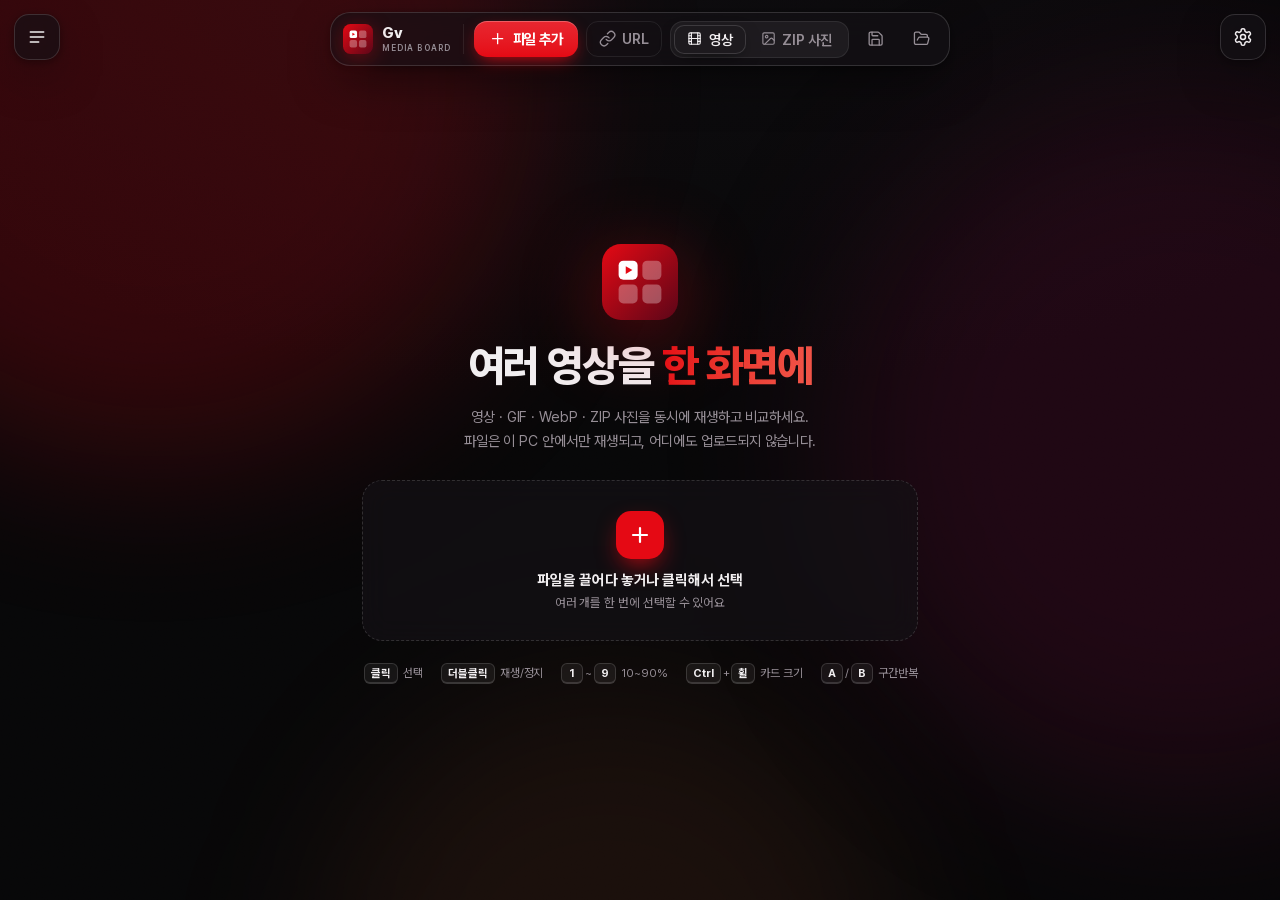
<file: index.html>
<!DOCTYPE html>
<html lang="ko">
<head>
  <meta charset="UTF-8" />
  <meta name="viewport" content="width=device-width, initial-scale=1" />
  <title>Gv — 영상 동시재생기</title>
  <meta name="theme-color" content="#0a0a0b" />
  <link rel="manifest" href="manifest.webmanifest" />
  <link rel="icon" href="static/icons/icon-192.png" />
  <link rel="preload" href="static/fonts/PretendardVariable.woff2" as="font" type="font/woff2" crossorigin />
  <link rel="stylesheet" href="static/css/styles.css" />
  <script defer src="static/js/vendor/fflate.min.js"></script>
  <script defer src="static/js/app.js"></script>
</head>
<body>
  <!-- 고정 아이콘: 메뉴(왼쪽 위) / 환경설정(오른쪽 위). 다시 누르면 닫힘 -->
  <button id="menuBtn" class="fab fab-left" title="메뉴" aria-label="메뉴"><svg viewBox="0 0 24 24"><path d="M4 6h16"/><path d="M4 12h16"/><path d="M4 18h10"/></svg></button>
  <button id="settingsBtn" class="fab fab-right" title="환경설정" aria-label="환경설정"><svg viewBox="0 0 24 24"><path d="M12.22 2h-.44a2 2 0 0 0-2 2v.18a2 2 0 0 1-1 1.73l-.43.25a2 2 0 0 1-2 0l-.15-.08a2 2 0 0 0-2.73.73l-.22.38a2 2 0 0 0 .73 2.73l.15.1a2 2 0 0 1 1 1.72v.51a2 2 0 0 1-1 1.74l-.15.09a2 2 0 0 0-.73 2.73l.22.38a2 2 0 0 0 2.73.73l.15-.08a2 2 0 0 1 2 0l.43.25a2 2 0 0 1 1 1.73V20a2 2 0 0 0 2 2h.44a2 2 0 0 0 2-2v-.18a2 2 0 0 1 1-1.73l.43-.25a2 2 0 0 1 2 0l.15.08a2 2 0 0 0 2.73-.73l.22-.39a2 2 0 0 0-.73-2.73l-.15-.08a2 2 0 0 1-1-1.74v-.5a2 2 0 0 1 1-1.74l.15-.09a2 2 0 0 0 .73-2.73l-.22-.38a2 2 0 0 0-2.73-.73l-.15.08a2 2 0 0 1-2 0l-.43-.25a2 2 0 0 1-1-1.73V4a2 2 0 0 0-2-2z"/><circle cx="12" cy="12" r="3"/></svg></button>

  <header id="topbar" class="topbar">
    <div class="brand"><svg class="logo-mark" viewBox="0 0 32 32" aria-hidden="true"><defs><linearGradient id="lg" x1="0" y1="0" x2="1" y2="1"><stop offset="0" style="stop-color:var(--accent)"/><stop offset="1" style="stop-color:var(--accent-deep)"/></linearGradient></defs><rect width="32" height="32" rx="8" fill="url(#lg)" stroke="none"/><rect x="7" y="7" width="8" height="8" rx="2" fill="#fff" stroke="none"/><path d="M10 9.4v3.2l2.8-1.6z" style="fill:var(--accent)" stroke="none"/><rect x="17" y="7" width="8" height="8" rx="2" fill="#fff" fill-opacity=".3" stroke="none"/><rect x="7" y="17" width="8" height="8" rx="2" fill="#fff" fill-opacity=".3" stroke="none"/><rect x="17" y="17" width="8" height="8" rx="2" fill="#fff" fill-opacity=".3" stroke="none"/></svg><span class="brand-txt">Gv<small>Media Board</small></span></div>
    <label class="tb-add" title="영상 / GIF / WEBP / 이미지 / ZIP 선택 — 창에 드래그&드롭도 가능">
      <input id="fileInput" type="file" accept="video/*,image/*,application/zip,.zip,.mkv" multiple />
      <svg viewBox="0 0 24 24"><path d="M5 12h14"/><path d="M12 5v14"/></svg><span>파일 추가</span>
    </label>
    <button id="urlBtn" class="tb-pill" title="URL로 영상 추가"><svg viewBox="0 0 24 24"><path d="M10 13a5 5 0 0 0 7.54.54l3-3a5 5 0 0 0-7.07-7.07l-1.72 1.71"/><path d="M14 11a5 5 0 0 0-7.54-.54l-3 3a5 5 0 0 0 7.07 7.07l1.71-1.71"/></svg><span>URL</span></button>
    <div class="seg" role="tablist">
      <button class="mode-btn" data-mode="video"><svg viewBox="0 0 24 24"><rect width="18" height="18" x="3" y="3" rx="2"/><path d="M7 3v18"/><path d="M3 7.5h4"/><path d="M3 12h18"/><path d="M3 16.5h4"/><path d="M17 3v18"/><path d="M17 7.5h4"/><path d="M17 16.5h4"/></svg><span>영상</span></button>
      <button class="mode-btn" data-mode="zip"><svg viewBox="0 0 24 24"><rect width="18" height="18" x="3" y="3" rx="2"/><circle cx="9" cy="9" r="2"/><path d="m21 15-3.09-3.09a2 2 0 0 0-2.82 0L6 21"/></svg><span>ZIP 사진</span></button>
    </div>
    <span id="privBadge" class="priv-badge hidden" title="프라이빗 모드: 캐시·자동저장·기록을 남기지 않습니다"><svg viewBox="0 0 24 24"><rect width="18" height="11" x="3" y="11" rx="2"/><path d="M7 11V7a5 5 0 0 1 10 0v4"/></svg>프라이빗</span>
    <button id="sessionQuick" class="tb-btn" title="세션 빠른 저장"><svg viewBox="0 0 24 24"><path d="M15.2 3a2 2 0 0 1 1.4.6l3.8 3.8a2 2 0 0 1 .6 1.4V19a2 2 0 0 1-2 2H5a2 2 0 0 1-2-2V5a2 2 0 0 1 2-2z"/><path d="M17 21v-7a1 1 0 0 0-1-1H8a1 1 0 0 0-1 1v7"/><path d="M7 3v4a1 1 0 0 0 1 1h7"/></svg></button>
    <button id="sessionOpen" class="tb-btn" title="세션 목록 열기"><svg viewBox="0 0 24 24"><path d="m6 14 1.5-2.9A2 2 0 0 1 9.24 10H20a2 2 0 0 1 1.94 2.5l-1.54 6a2 2 0 0 1-1.95 1.5H4a2 2 0 0 1-2-2V5a2 2 0 0 1 2-2h3.9a2 2 0 0 1 1.69.9l.81 1.2a2 2 0 0 0 1.67.9H18a2 2 0 0 1 2 2v2"/></svg></button>
  </header>

  <!-- 왼쪽 서랍: 메뉴 -->
  <aside id="menuPanel" class="panel left-panel" aria-hidden="true">
    <div class="panel-head"><h2><svg class="logo-mark" viewBox="0 0 32 32" aria-hidden="true"><defs><linearGradient id="lg2" x1="0" y1="0" x2="1" y2="1"><stop offset="0" style="stop-color:var(--accent)"/><stop offset="1" style="stop-color:var(--accent-deep)"/></linearGradient></defs><rect width="32" height="32" rx="8" fill="url(#lg2)" stroke="none"/><rect x="7" y="7" width="8" height="8" rx="2" fill="#fff" stroke="none"/><path d="M10 9.4v3.2l2.8-1.6z" style="fill:var(--accent)" stroke="none"/><rect x="17" y="7" width="8" height="8" rx="2" fill="#fff" fill-opacity=".3" stroke="none"/><rect x="7" y="17" width="8" height="8" rx="2" fill="#fff" fill-opacity=".3" stroke="none"/><rect x="17" y="17" width="8" height="8" rx="2" fill="#fff" fill-opacity=".3" stroke="none"/></svg>메뉴</h2><button class="x-btn" data-close title="닫기"><svg viewBox="0 0 24 24"><path d="M18 6 6 18"/><path d="m6 6 12 12"/></svg></button></div>

    <section class="panel-sec">
      <h3>모드</h3>
      <div class="seg wide"><button class="mode-btn" data-mode="video">영상 재생</button><button class="mode-btn" data-mode="zip">ZIP 사진</button></div>
    </section>

    <section class="panel-sec">
      <h3>레이아웃 (열 개수)</h3>
      <div class="cols-grid">
        <button class="chip preset" data-cols="1" title="1열 = 화면 폭의 70%">1</button>
        <button class="chip preset" data-cols="2">2</button>
        <button class="chip preset" data-cols="3">3</button>
        <button class="chip preset" data-cols="4">4</button>
        <button class="chip preset" data-cols="5">5</button>
        <button class="chip preset" data-cols="6">6</button>
        <button class="chip preset only-video" data-cols="7">7</button>
        <button class="chip preset only-video" data-cols="8">8</button>
      </div>
      <p class="muted">1열은 화면 폭의 70%로 가운데에 표시됩니다. ZIP 사진 모드는 2~6열 고정이며, 'ZIP 열 자동'을 켜면 ZIP 수만큼 열이 만들어집니다.</p>
    </section>

    <section class="panel-sec only-video">
      <h3>전체 영상 위치 이동</h3>
      <div class="grid grid-9" id="globalSkipGrid"></div>
    </section>

    <section class="panel-sec">
      <h3>전체 제어</h3>
      <div class="row">
        <button id="playAll" class="btn">▶ 전체 재생</button>
        <button id="pauseAll" class="btn">⏸ 전체 정지</button>
      </div>
      <div class="row"><button id="bulkDelete" class="btn warn">현재 모드 카드 모두 삭제</button></div>
    </section>

    <section class="panel-sec only-video">
      <h3>재생 옵션 (전체)</h3>
      <div class="row">
        <label>배속
          <select id="optRate">
            <option>0.25</option><option>0.5</option><option>0.75</option><option selected>1</option><option>1.25</option><option>1.5</option><option>1.75</option><option>2</option><option>3</option><option>4</option>
          </select></label>
        <label class="chk"><input id="optLoop" type="checkbox" checked /> 반복재생</label>
        <label class="chk"><input id="optMute" type="checkbox" checked /> 음소거</label>
      </div>
    </section>

    <section class="panel-sec zip-only hidden">
      <h3>ZIP 사진</h3>
      <label class="btn filebtn"><input id="fileInputZip" type="file" accept="application/zip,.zip" multiple hidden />ZIP 업로드</label>
      <label class="chk"><input id="zipAutoCols" type="checkbox" checked /> ZIP 열 자동 (ZIP 수만큼, 2~6열)</label>
      <div class="row"><label>내부 사진 간격</label><input id="zipInnerGap" type="range" min="0" max="24" step="1" value="6" /><span><b id="zipInnerGapLabel">6</b>px</span></div>
      <p class="muted">ZIP 하나 = 세로 컬럼 하나. 컬럼은 각각 스크롤되고 페이지도 스크롤됩니다. 오른쪽 막대를 움직이거나 Alt+휠을 하면 모든 컬럼이 함께 스크롤됩니다.</p>
    </section>

    <section class="panel-sec">
      <h3>스킵 (← / →)</h3>
      <div class="row"><input id="skipRange" type="range" min="1" max="20" step="1" value="5" /><span><b id="skipLabel">5</b>초</span></div>
      <p class="muted">← → 는 선택한 카드(없으면 전체) · 숫자/넘패드 1~9 = 10~90% 지점 · A / B = 구간반복 지점 · Space = 재생/정지 · Esc = 선택 해제</p>
    </section>

    <section class="panel-sec">
      <h3>편집</h3>
      <label class="chk"><input id="arrangeToggle" type="checkbox" /> 카드 위치 변경 (드래그&드롭)</label>
      <label class="chk"><input id="deleteToggle" type="checkbox" /> 삭제 모드 (클릭하면 삭제 · 모든 영상 정지)</label>
      <p class="muted">카드 크기는 선택한 카드의 오른쪽 아래 손잡이로 가로 칸 수를 바꿉니다.</p>
    </section>

    <section class="panel-sec" id="privacySec">
      <h3>개인정보</h3>
      <label class="chk"><input id="privateMode" type="checkbox" /> 프라이빗 모드 — 영상 캐시·자동 저장·세션 기록을 남기지 않음</label>
      <div class="row"><button id="wipeAll" class="btn warn">남아 있는 기록 전부 지우기</button></div>
      <p class="muted">영상 파일은 어떤 경우에도 인터넷으로 전송되지 않습니다(URL 추가 기능 제외). 이 옵션은 이 PC의 브라우저에 남는 흔적(영상 사본·파일 이름·세션 목록)을 막고 지웁니다.</p>
    </section>

    <section class="panel-sec" id="sessionSec">
      <h3>세션 (세이브 파일)</h3>
      <div class="row">
        <input id="sessionName" class="text" placeholder="세션 이름" />
        <button id="sessionSave" class="btn">저장</button>
      </div>
      <div class="row">
        <select id="sessionList"></select>
        <button id="sessionLoadBtn" class="btn">불러오기</button>
        <button id="sessionDel" class="btn warn">삭제</button>
      </div>
      <label class="chk"><input id="optCache" type="checkbox" checked /> 영상도 브라우저 캐시(Cache API)에 보관 — 세션 복원 시 파일 재선택 불필요</label>
      <div class="row"><label>캐시에 넣을 최대 파일 크기
        <select id="cacheMax"><option value="0">제한 없음</option><option value="500">500MB</option><option value="1024" selected>1GB</option><option value="2048">2GB</option><option value="4096">4GB</option></select></label></div>
      <div class="row">
        <button id="sessionExport" class="btn">JSON 내보내기</button>
        <label class="btn filebtn"><input id="sessionImport" type="file" accept=".json,application/json,video/*,image/*,.zip,.mkv" multiple hidden />JSON 가져오기</label>
      </div>
      <div class="row"><span id="cacheInfo" class="muted" style="margin:0">캐시 사용량 확인 중…</span><button id="cacheClear" class="btn warn">캐시 비우기</button></div>
      <p class="muted">캐시에 없는 영상은 JSON 가져오기 때 원본 파일을 함께 선택하면 이름·크기로 자동 매칭합니다.</p>
    </section>

    <section class="panel-sec">
      <h3>설정 프로파일</h3>
      <div class="row">
        <input id="profileName" class="text" placeholder="프로파일 이름" />
        <button id="saveProfile" class="btn">저장</button>
      </div>
      <div class="row">
        <select id="profileList"></select>
        <button id="loadProfile" class="btn">불러오기</button>
        <button id="deleteProfile" class="btn warn">삭제</button>
      </div>
    </section>

    <section class="panel-sec only-video">
      <h3>렉 완화 (성능)</h3>
      <label class="chk"><input id="autoPauseOffscreen" type="checkbox" checked /> 화면 밖 카드 자동 일시정지 (가시영역 우선)</label>
      <label class="chk"><input id="autoUnload" type="checkbox" checked /> Lazy loading — 화면 밖 카드 디코더·GIF 메모리 해제</label>
      <label class="chk"><input id="autoCap" type="checkbox" checked /> 자동 상한 조절 (버벅이면 동시 재생 수를 줄임)</label>
      <div class="row"><label>동시 재생 최대 <input id="maxConcurrent" type="number" min="1" max="64" value="12" class="num"> 개</label></div>
      <p class="muted">4K·고용량이 많으면 낮추세요. 보이는 카드 중 선택한 카드·화면 중앙 카드가 우선 재생됩니다.</p>
    </section>
  </aside>

  <!-- 오른쪽 서랍: 환경설정 -->
  <aside id="settingsPanel" class="panel right-panel" aria-hidden="true">
    <div class="panel-head"><h2>환경설정</h2><button class="x-btn" data-close title="닫기"><svg viewBox="0 0 24 24"><path d="M18 6 6 18"/><path d="m6 6 12 12"/></svg></button></div>

    <section class="panel-sec">
      <h3>테마</h3>
      <div class="seg wide"><button class="theme-btn" data-theme="dark">다크</button><button class="theme-btn" data-theme="light">라이트</button></div>
    </section>
    <section class="panel-sec">
      <h3>카드 간격</h3>
      <div class="row"><input id="gapRange" type="range" min="0" max="36" step="1" value="4" /><span><b id="gapLabel">4</b>px</span></div>
    </section>
    <section class="panel-sec">
      <h3>화면 패딩</h3>
      <div class="row"><input id="padRange" type="range" min="0" max="48" step="1" value="8" /><span><b id="padLabel">8</b>px</span></div>
    </section>
    <section class="panel-sec">
      <h3>포인트 색상 (RGB 테마)</h3>
      <div class="chips" id="accentChips">
        <button class="chip sw" data-color="#e50914" style="--sw:#e50914" title="와인 레드"></button>
        <button class="chip sw" data-color="#9b1c31" style="--sw:#9b1c31" title="다크 와인"></button>
        <button class="chip sw" data-color="#ff3b4a" style="--sw:#ff3b4a" title="레드"></button>
        <button class="chip sw" data-color="#f97316" style="--sw:#f97316" title="오렌지"></button>
        <button class="chip sw" data-color="#22c55e" style="--sw:#22c55e" title="그린"></button>
        <button class="chip sw" data-color="#3b82f6" style="--sw:#3b82f6" title="블루"></button>
        <button class="chip sw" data-color="#a855f7" style="--sw:#a855f7" title="퍼플"></button>
        <input id="accentColor" type="color" value="#e50914" title="직접 선택" />
      </div>
    </section>
    <section class="panel-sec">
      <h3>눈 보호</h3>
      <label class="chk"><input id="nightMode" type="checkbox" /> 나이트 모드 (화면 어둡게)</label>
      <div class="row"><input id="nightLevel" type="range" min="10" max="90" step="5" value="40" /><span><b id="nightLabel">40</b>%</span></div>
      <label class="chk"><input id="blueMode" type="checkbox" /> 블루라이트 차단 (따뜻한 색감)</label>
      <div class="row"><input id="blueLevel" type="range" min="10" max="90" step="5" value="35" /><span><b id="blueLabel">35</b>%</span></div>
    </section>
    <section class="panel-sec">
      <h3>전체 필터</h3>
      <div id="filterChips" class="chips">
        <button class="chip chip-filter active" data-filter="none">없음</button>
        <button class="chip chip-filter" data-filter="cinema">시네마</button>
        <button class="chip chip-filter" data-filter="noir">누아르</button>
        <button class="chip chip-filter" data-filter="vivid">비비드</button>
        <button class="chip chip-filter" data-filter="texture">텍스처</button>
        <button class="chip chip-filter" data-filter="pastel">파스텔</button>
        <button class="chip chip-filter" data-filter="cool">쿨톤</button>
        <button class="chip chip-filter" data-filter="warm">웜톤</button>
        <button class="chip chip-filter" data-filter="hyperreal">하이퍼리얼</button>
        <button class="chip chip-filter" data-filter="film">필름</button>
        <button class="chip chip-filter" data-filter="mono">흑백</button>
        <button class="chip chip-filter" data-filter="neon">네온</button>
      </div>
      <div class="row"><label style="min-width:56px;">강도</label><input id="filterStrength" type="range" min="50" max="200" step="5" value="100" /><span id="filterStrengthLabel">100%</span></div>
      <p class="muted">카드 하나만 바꾸려면 카드의 ⋯ 메뉴에서 개별 필터를 고르세요.</p>
    </section>
    <section class="panel-sec only-video">
      <h3>해상도 강제 (캔버스 렌더 · 실험)</h3>
      <select id="forceRes">
        <option value="free">자유 (원본)</option>
        <option value="720">720p</option>
        <option value="1080">1080p</option>
        <option value="2160">2160p</option>
      </select>
      <p class="muted">영상을 캔버스로 다시 그려 표시 해상도를 제한합니다. 디코딩 부하는 줄지 않으니 렉 완화용으로는 '동시 재생 최대'를 쓰세요.</p>
    </section>
    <section class="panel-sec">
      <h3>페이지 확대/축소</h3>
      <div class="row"><input id="zoomRange" type="range" min="75" max="150" step="5" value="100" /><span><b id="zoomLabel">100</b>%</span></div>
      <p class="muted">슬라이더를 놓으면 적용됩니다.</p>
    </section>
    <section class="panel-sec">
      <h3>글꼴 · UI 크기</h3>
      <div class="row"><label style="min-width:56px;">글꼴</label><input id="fontRange" type="range" min="80" max="115" step="1" value="90" /><span><b id="fontLabel">90</b>%</span></div>
      <div class="row"><label style="min-width:56px;">UI</label><input id="uiRange" type="range" min="85" max="115" step="1" value="100" /><span><b id="uiLabel">100</b>%</span></div>
    </section>
    <section class="panel-sec">
      <h3>모드 · 표시</h3>
      <label class="chk"><input id="lowPower" type="checkbox" /> 저전력/저사양 모드</label>
      <label class="chk"><input id="fpsToggle" type="checkbox" /> FPS / 재생 수 표시</label>
      <label class="chk"><input id="resBadge" type="checkbox" checked /> 선택 카드에 해상도(UHD) 표시</label>
    </section>
  </aside>
  <div id="scrim" class="scrim"></div>

  <main class="content filter-none" id="contentRoot">
    <section id="grid" class="grid-wrap"></section>
    <div id="emptyHint" class="empty-hint">
      <div class="hero">
        <svg class="logo-mark hero-logo" viewBox="0 0 32 32" aria-hidden="true"><defs><linearGradient id="lg3" x1="0" y1="0" x2="1" y2="1"><stop offset="0" style="stop-color:var(--accent)"/><stop offset="1" style="stop-color:var(--accent-deep)"/></linearGradient></defs><rect width="32" height="32" rx="8" fill="url(#lg3)" stroke="none"/><rect x="7" y="7" width="8" height="8" rx="2" fill="#fff" stroke="none"/><path d="M10 9.4v3.2l2.8-1.6z" style="fill:var(--accent)" stroke="none"/><rect x="17" y="7" width="8" height="8" rx="2" fill="#fff" fill-opacity=".3" stroke="none"/><rect x="7" y="17" width="8" height="8" rx="2" fill="#fff" fill-opacity=".3" stroke="none"/><rect x="17" y="17" width="8" height="8" rx="2" fill="#fff" fill-opacity=".3" stroke="none"/></svg>
        <h1>여러 영상을 <em>한 화면에</em></h1>
        <p class="hero-sub">영상 · GIF · WebP · ZIP 사진을 동시에 재생하고 비교하세요.<br/>파일은 이 PC 안에서만 재생되고, 어디에도 업로드되지 않습니다.</p>
        <label class="drop-card">
          <input id="fileInputHero" type="file" accept="video/*,image/*,application/zip,.zip,.mkv" multiple hidden />
          <span class="dc-ico"><svg viewBox="0 0 24 24"><path d="M5 12h14"/><path d="M12 5v14"/></svg></span>
          <b>파일을 끌어다 놓거나 클릭해서 선택</b>
          <span class="dc-sub">여러 개를 한 번에 선택할 수 있어요</span>
        </label>
        <div class="hero-keys">
          <span><kbd>클릭</kbd> 선택</span><span><kbd>더블클릭</kbd> 재생/정지</span><span><kbd>1</kbd>~<kbd>9</kbd> 10~90%</span><span><kbd>Ctrl</kbd>+<kbd>휠</kbd> 카드 크기</span><span><kbd>A</kbd>/<kbd>B</kbd> 구간반복</span>
        </div>
      </div>
    </div>
  </main>

  <div id="dropOverlay" class="drop-overlay hidden">파일을 놓으면 추가됩니다</div>
  <div class="bg-layer" aria-hidden="true"><i class="blob b1"></i><i class="blob b2"></i><i class="blob b3"></i></div>
  <div id="tintBlue" class="tint"></div><div id="tintNight" class="tint"></div>
  <div id="toasts" class="toasts"></div>
  <div id="zipGlobalScroll" class="zip-global-scroll" title="ZIP 동기 스크롤 (모든 컬럼)">
    <div class="zgs-rail"><div class="zgs-thumb" id="zgsThumb"></div></div>
  </div>
  <div id="fpsHud" class="fps-hud hidden">FPS: 0</div>
</body>
</html>
</file>
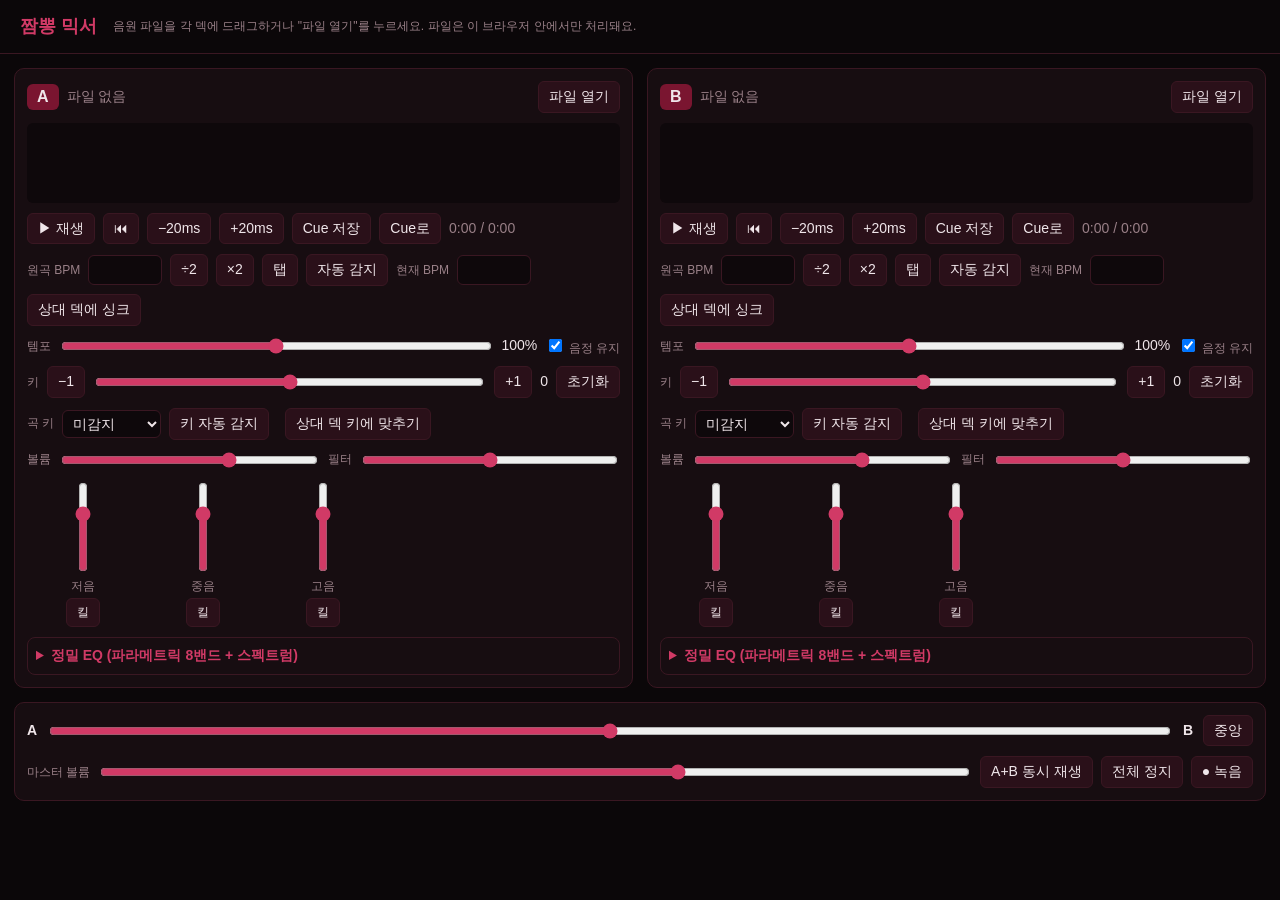
<file: mashup/index.html>
<!doctype html>
<html lang="ko">
<head>
<meta charset="utf-8">
<meta name="viewport" content="width=device-width,initial-scale=1">
<title>짬뽕 믹서</title>
<style>
:root{--bg:#0b0709;--panel:#170d11;--line:#3a1722;--wine:#7a1530;--acc:#d13a66;--txt:#f0e6ea;--dim:#9a8088}
*{box-sizing:border-box}
body{margin:0;background:var(--bg);color:var(--txt);font:14px/1.4 "Pretendard","Malgun Gothic",sans-serif}
header{padding:14px 20px;border-bottom:1px solid var(--line);display:flex;align-items:center;gap:16px;flex-wrap:wrap}
h1{margin:0;font-size:18px;color:var(--acc)}
.hint{color:var(--dim);font-size:12px}
main{display:grid;grid-template-columns:1fr 1fr;gap:14px;padding:14px}
@media(max-width:900px){main{grid-template-columns:1fr}}
.deck{background:var(--panel);border:1px solid var(--line);border-radius:10px;padding:12px;display:flex;flex-direction:column;gap:10px}
.deck.drag{border-color:var(--acc)}
.top{display:flex;align-items:center;gap:8px}
.top b{background:var(--wine);border-radius:6px;padding:2px 10px;font-size:16px}
.name{flex:1;color:var(--dim);overflow:hidden;text-overflow:ellipsis;white-space:nowrap}
button,.btn{background:#2a1019;color:var(--txt);border:1px solid var(--line);border-radius:6px;padding:5px 10px;cursor:pointer;font:inherit}
button:hover,.btn:hover{border-color:var(--acc)}
button.on{background:var(--wine);border-color:var(--acc)}
canvas{width:100%;height:80px;background:#0e080b;border-radius:6px;cursor:pointer;display:block}
.row{display:flex;align-items:center;gap:8px;flex-wrap:wrap}
.row label{color:var(--dim);font-size:12px}
input[type=number]{width:74px;background:#0e080b;color:var(--txt);border:1px solid var(--line);border-radius:6px;padding:4px 6px;font:inherit}
input[type=range]{accent-color:var(--acc);flex:1;min-width:90px}
.eq{display:grid;grid-template-columns:repeat(5,1fr);gap:8px}
.eq div{display:flex;flex-direction:column;align-items:center;gap:4px;font-size:12px;color:var(--dim)}
.eq input[type=range]{writing-mode:vertical-lr;direction:rtl;height:90px;flex:none;min-width:0;width:24px}
.time{font-variant-numeric:tabular-nums;color:var(--dim);min-width:92px}
footer{margin:0 14px 20px;background:var(--panel);border:1px solid var(--line);border-radius:10px;padding:12px;display:flex;flex-direction:column;gap:10px}
select{background:#0e080b;color:var(--txt);border:1px solid var(--line);border-radius:6px;padding:4px 6px;font:inherit}
details.pro{border:1px solid var(--line);border-radius:8px;padding:8px;display:flex;flex-direction:column;gap:8px}
details.pro[open]{display:flex}
details.pro summary{cursor:pointer;color:var(--acc);font-weight:600}
canvas.eqc{height:200px;cursor:crosshair;touch-action:none;margin:8px 0}
table.bands{border-collapse:collapse;width:100%;font-size:12px}
table.bands th{color:var(--dim);font-weight:400;text-align:left;padding:2px 4px}
table.bands td{padding:2px 4px}
table.bands input{width:78px}
.cross{display:flex;align-items:center;gap:10px}
.cross input{flex:1}
</style>
</head>
<body>
<header>
  <h1>짬뽕 믹서</h1>
  <span class="hint">음원 파일을 각 덱에 드래그하거나 "파일 열기"를 누르세요. 파일은 이 브라우저 안에서만 처리돼요.</span>
</header>
<main id="decks"></main>
<footer>
  <div class="cross"><b>A</b><input type="range" id="xf" min="0" max="1" step="0.01" value="0.5"><b>B</b><button id="xfc">중앙</button></div>
  <div class="row"><label>마스터 볼륨</label><input type="range" id="mv" min="0" max="1.5" step="0.01" value="1">
    <button id="both">A+B 동시 재생</button><button id="stopAll">전체 정지</button>
    <button id="rec">● 녹음</button><a id="dl" class="btn" style="display:none" download="mashup.webm">녹음 파일 저장</a></div>
</footer>

<template id="tpl">
  <div class="top"><b class="id"></b><span class="name">파일 없음</span>
    <label class="btn">파일 열기<input type="file" accept="audio/*,video/*" hidden></label></div>
  <canvas width="1000" height="160"></canvas>
  <div class="row">
    <button class="play">▶ 재생</button><button class="tostart">⏮</button>
    <button class="nm">−20ms</button><button class="np">+20ms</button>
    <button class="cueset">Cue 저장</button><button class="cuego">Cue로</button>
    <span class="time">0:00 / 0:00</span>
  </div>
  <div class="row">
    <label>원곡 BPM</label><input type="number" class="obpm" step="0.1" min="30" max="300">
    <button class="half">÷2</button><button class="dbl">×2</button><button class="tap">탭</button><button class="auto">자동 감지</button>
    <label>현재 BPM</label><input type="number" class="cbpm" step="0.1" min="20" max="400">
    <button class="sync">상대 덱에 싱크</button>
  </div>
  <div class="row"><label>템포</label><input type="range" class="rate" min="0.5" max="1.5" step="0.001" value="1"><span class="rv">100%</span>
    <label><input type="checkbox" class="keep" checked> 음정 유지</label></div>
  <div class="row"><label>키</label><button class="km">−1</button><input type="range" class="key" min="-12" max="12" step="0.5" value="0" title="반음 단위, 템포와 독립 (더블클릭 초기화)"><button class="kp">+1</button>
    <span class="kv">0</span><button class="kr">초기화</button></div>
  <div class="row"><label>곡 키</label><select class="ksel"></select><button class="kauto">키 자동 감지</button><span class="kconf hint"></span>
    <button class="kmatch">상대 덱 키에 맞추기</button></div>
  <div class="row"><label>볼륨</label><input type="range" class="vol" min="0" max="1.5" step="0.01" value="1">
    <label>필터</label><input type="range" class="filt" min="-1" max="1" step="0.01" value="0" title="왼쪽: 로우패스 / 오른쪽: 하이패스 (더블클릭 초기화)"></div>
  <div class="eq">
    <div><input type="range" class="e0" min="-24" max="12" step="0.5" value="0"><span>저음</span><button class="k0">킬</button></div>
    <div><input type="range" class="e1" min="-24" max="12" step="0.5" value="0"><span>중음</span><button class="k1">킬</button></div>
    <div><input type="range" class="e2" min="-24" max="12" step="0.5" value="0"><span>고음</span><button class="k2">킬</button></div>
  </div>
  <details class="pro"><summary>정밀 EQ (파라메트릭 8밴드 + 스펙트럼)</summary>
    <canvas class="eqc" width="1000" height="260"></canvas>
    <div class="hint">점을 끌어서 주파수·게인 조절 / 마우스 휠로 Q(폭) 조절 / 더블클릭으로 게인 초기화. 뒤의 스펙트럼은 EQ를 거친 소리예요.</div>
    <div class="row"><select class="preset"></select><button class="eqreset">EQ 초기화</button>
      <label>HPF 기울기</label><select class="hps"><option value="12">12dB/oct</option><option value="24">24dB/oct</option></select>
      <label>LPF 기울기</label><select class="lps"><option value="12">12dB/oct</option><option value="24">24dB/oct</option></select></div>
    <table class="bands"></table>
  </details>
</template>

<script>
const ctx = new (window.AudioContext || window.webkitAudioContext)();
const master = ctx.createGain();
const recDest = ctx.createMediaStreamDestination();
// 마스터 리미터: 두 곡을 합칠 때 터지는(클리핑) 것을 방지
const limiter = ctx.createDynamicsCompressor();
limiter.threshold.value = -3; limiter.knee.value = 0; limiter.ratio.value = 20; limiter.attack.value = .003; limiter.release.value = .1;
master.connect(limiter); limiter.connect(ctx.destination); limiter.connect(recDest);
const decks = [];
const DEFAULT_BANDS = [
  {n:'HPF', type:'highpass', f:20, g:0, q:.71}, {n:'저음 셸프', type:'lowshelf', f:80, g:0, q:.71},
  {n:'밴드 1', type:'peaking', f:200, g:0, q:1}, {n:'밴드 2', type:'peaking', f:800, g:0, q:1},
  {n:'밴드 3', type:'peaking', f:2500, g:0, q:1}, {n:'밴드 4', type:'peaking', f:6000, g:0, q:1},
  {n:'고음 셸프', type:'highshelf', f:10000, g:0, q:.71}, {n:'LPF', type:'lowpass', f:20000, g:0, q:.71}];
const PRESETS = {
  '평탄': {},
  '베이스 컷 (베이스 스왑용)': {0:{f:150}},
  '저음 부스트': {1:{f:90, g:6}},
  '보컬 자리 비우기': {3:{f:1000, g:-6, q:.8}, 4:{f:3000, g:-4, q:.9}},
  '보컬 강조': {0:{f:100}, 4:{f:3000, g:4}},
  '밝게': {5:{g:2}, 6:{g:5}},
  '전화기': {0:{f:400}, 7:{f:3500}},
  '먹먹하게': {6:{g:-4}, 7:{f:3000}}};
const KEY_NAMES = ['C','C#','D','D#','E','F','F#','G','G#','A','A#','B'];
const KS_MAJ = [6.35,2.23,3.48,2.33,4.38,4.09,2.52,5.19,2.39,3.66,2.29,2.88];
const KS_MIN = [6.33,2.68,3.52,5.38,2.60,3.53,2.54,4.75,3.98,2.69,3.34,3.17];
function corr(a, b){
  const n = a.length, ma = a.reduce((s,v) => s+v, 0)/n, mb = b.reduce((s,v) => s+v, 0)/n;
  let sab = 0, saa = 0, sbb = 0;
  for (let i = 0; i < n; i++){ const x = a[i]-ma, y = b[i]-mb; sab += x*y; saa += x*x; sbb += y*y; }
  return sab / Math.sqrt(saa * sbb || 1);
}
function fft(re, im){
  const n = re.length;
  for (let i = 1, j = 0; i < n; i++){
    let bit = n >> 1; for (; j & bit; bit >>= 1) j ^= bit; j ^= bit;
    if (i < j){ [re[i], re[j]] = [re[j], re[i]]; [im[i], im[j]] = [im[j], im[i]]; }
  }
  for (let len = 2; len <= n; len <<= 1){
    const ang = -2*Math.PI/len, wr = Math.cos(ang), wi = Math.sin(ang), h = len >> 1;
    for (let i = 0; i < n; i += len){
      let cr = 1, ci = 0;
      for (let j = 0; j < h; j++){
        const a = i + j, b = a + h, tr = re[b]*cr - im[b]*ci, ti = re[b]*ci + im[b]*cr;
        re[b] = re[a] - tr; im[b] = im[a] - ti; re[a] += tr; im[a] += ti;
        const t = cr*wr - ci*wi; ci = cr*wi + ci*wr; cr = t;
      }
    }
  }
}
const fmt = s => isFinite(s) ? Math.floor(s/60) + ':' + String(Math.floor(s%60)).padStart(2,'0') : '0:00';

class Deck {
  constructor(id){
    this.id = id;
    const root = this.root = document.createElement('section');
    root.className = 'deck';
    root.append(document.getElementById('tpl').content.cloneNode(true));
    document.getElementById('decks').append(root);
    this.$ = s => root.querySelector(s);
    this.$('.id').textContent = id;
    this.audio = new Audio(); this.audio.preload = 'auto';
    this.rate = 1; this.cue = 0; this.buf = null; this.wave = null; this.url = null;
    // 오디오 체인: 소스 → 저/중/고 EQ → 필터 → 게인 → 마스터
    const src = ctx.createMediaElementSource(this.audio);
    this.eq = [['lowshelf',200],['peaking',1000],['highshelf',4000]].map(([t,f]) => {
      const n = ctx.createBiquadFilter(); n.type = t; n.frequency.value = f; if (t === 'peaking') n.Q.value = .7; return n; });
    this.filter = ctx.createBiquadFilter(); this.filter.type = 'lowpass'; this.filter.frequency.value = 22000;
    this.gain = ctx.createGain();
    const chain = [src];
    if (shiftReady){
      this.shift = new AudioWorkletNode(ctx, 'pitch-shifter', {outputChannelCount: [2], channelCount: 2, channelCountMode: 'explicit'});
      chain.push(this.shift);
    }
    // 정밀 EQ: HPF(+2단) → 저음셸프 → 피킹 4개 → 고음셸프 → LPF(+2단)
    this.bands = DEFAULT_BANDS.map(b => ({...b}));
    this.pn = this.bands.map(b => { const n = ctx.createBiquadFilter(); n.type = b.type; return n; });
    this.hp2 = ctx.createBiquadFilter(); this.lp2 = ctx.createBiquadFilter();
    this.slope = {hp: 12, lp: 12};
    const pro = [this.pn[0], this.hp2, ...this.pn.slice(1, 7), this.pn[7], this.lp2];
    this.analyser = ctx.createAnalyser(); this.analyser.fftSize = 4096; this.analyser.smoothingTimeConstant = .75;
    this.spec = new Uint8Array(this.analyser.frequencyBinCount);
    [...chain, ...this.eq, ...pro, this.filter, this.gain, master].reduce((a,b) => (a.connect(b), b));
    this.filter.connect(this.analyser);
    this.keyIdx = -1; this.curve = null; this.drag = null;
    this.applyBands();
    this.kill = [false,false,false];
    this.bind();
  }
  other(){ return decks.find(d => d !== this); }
  bind(){
    const $ = this.$, a = this.audio;
    $('input[type=file]').onchange = e => e.target.files[0] && this.load(e.target.files[0]);
    this.root.ondragover = e => { e.preventDefault(); this.root.classList.add('drag'); };
    this.root.ondragleave = () => this.root.classList.remove('drag');
    this.root.ondrop = e => { e.preventDefault(); this.root.classList.remove('drag'); e.dataTransfer.files[0] && this.load(e.dataTransfer.files[0]); };
    $('.play').onclick = () => this.toggle();
    $('.tostart').onclick = () => a.currentTime = 0;
    $('.nm').onclick = () => a.currentTime = Math.max(0, a.currentTime - .02);
    $('.np').onclick = () => a.currentTime += .02;
    $('.cueset').onclick = () => this.cue = a.currentTime;
    $('.cuego').onclick = () => a.currentTime = this.cue;
    $('canvas').onclick = e => { const r = e.target.getBoundingClientRect(); if (a.duration) a.currentTime = (e.clientX - r.left) / r.width * a.duration; };
    $('.obpm').onchange = () => this.setBpm(parseFloat($('.cbpm').value) || this.orig());
    $('.cbpm').onchange = () => this.setBpm(parseFloat($('.cbpm').value));
    $('.half').onclick = () => this.setOrig(this.orig() / 2);
    $('.dbl').onclick = () => this.setOrig(this.orig() * 2);
    $('.auto').onclick = () => this.detect();
    $('.sync').onclick = () => { const o = this.other(); if (o) this.setBpm(parseFloat(o.$('.cbpm').value)); };
    let taps = [];
    $('.tap').onclick = () => {
      const t = performance.now(); if (taps.length && t - taps.at(-1) > 2000) taps = [];
      taps.push(t); taps = taps.slice(-8);
      if (taps.length > 2) this.setOrig((taps.length - 1) * 60000 / (taps.at(-1) - taps[0]) * this.rate);
    };
    $('.rate').oninput = e => this.setRate(+e.target.value);
    $('.keep').onchange = e => this.applyPitch();
    $('.key').oninput = e => this.setKey(+e.target.value);
    $('.key').ondblclick = () => this.setKey(0);
    $('.kr').onclick = () => this.setKey(0);
    $('.km').onclick = () => this.setKey(+$('.key').value - 1);
    $('.kp').onclick = () => this.setKey(+$('.key').value + 1);
    if (!this.shift) this.$('.key').closest('.row').style.opacity = .4;
    $('.vol').oninput = () => this.xfade();
    $('.filt').oninput = e => this.setFilter(+e.target.value);
    $('.filt').ondblclick = e => { e.target.value = 0; this.setFilter(0); };
    [0,1,2].forEach(i => {
      $('.e'+i).oninput = () => this.setEq(i);
      $('.e'+i).ondblclick = e => { e.target.value = 0; this.setEq(i); };
      $('.k'+i).onclick = () => { this.kill[i] = !this.kill[i]; $('.k'+i).classList.toggle('on', this.kill[i]); this.setEq(i); };
    });
    this.applyPitch();
    this.bindEq();
    this.bindKey();
  }
  // ---------- 키 감지 / 맞추기 ----------
  bindKey(){
    const sel = this.$('.ksel');
    sel.innerHTML = '<option value="-1">미감지</option>' +
      KEY_NAMES.map((n,i) => `<option value="${i}">${n} 메이저</option>`).join('') +
      KEY_NAMES.map((n,i) => `<option value="${i+12}">${n} 마이너</option>`).join('');
    this.$('.kauto').onclick = () => this.detectKey();
    this.$('.kmatch').onclick = () => this.matchKey();
  }
  detectKey(){
    if (!this.buf) return;
    const ch = this.buf.getChannelData(0), D = 4, sr = this.buf.sampleRate / D, N = 8192, hop = 4096;
    const len = Math.min(ch.length, this.buf.sampleRate * 90), st = Math.max(0, Math.floor((ch.length - len) / 2));
    const m = Math.floor(len / D), x = new Float32Array(m);
    for (let i = 0; i < m; i++){ let s = 0; for (let j = 0; j < D; j++) s += ch[st + i*D + j]; x[i] = s / D; }
    const hann = new Float64Array(N); for (let i = 0; i < N; i++) hann[i] = .5 - .5*Math.cos(2*Math.PI*i/(N-1));
    const k0 = Math.ceil(100 / (sr/N)), k1 = Math.floor(2000 / (sr/N)), pc = new Int8Array(k1 + 1);
    for (let k = k0; k <= k1; k++) pc[k] = (((Math.round(12 * Math.log2(k * sr / N / 440)) + 9) % 12) + 12) % 12;
    const chroma = new Float64Array(12), re = new Float64Array(N), im = new Float64Array(N);
    for (let s = 0; s + N <= m; s += hop){
      for (let i = 0; i < N; i++){ re[i] = x[s+i] * hann[i]; im[i] = 0; }
      fft(re, im);
      for (let k = k0; k <= k1; k++) chroma[pc[k]] += Math.sqrt(Math.hypot(re[k], im[k]));
    }
    const mean = chroma.reduce((a,b) => a+b, 0) / 12;
    if (!(mean > 0)) { this.$('.kconf').textContent = '키를 찾지 못했어요'; return; }
    let best = -2, bestK = -1;
    for (let k = 0; k < 24; k++){
      const prof = k < 12 ? KS_MAJ : KS_MIN, r = k % 12;
      const a = Array.from({length: 12}, (_, i) => chroma[(r + i) % 12]);
      const c = corr(a, prof);
      if (c > best){ best = c; bestK = k; }
    }
    this.$('.ksel').value = bestK;
    this.$('.kconf').textContent = `신뢰도 ${best.toFixed(2)} (틀리면 직접 선택)`;
  }
  // 상대 덱의 (키 + 현재 이동량)에 맞춰 이 덱의 키 이동량을 계산. 메이저/마이너가 다르면 관계조(나란한조)로 맞춤.
  matchKey(){
    const o = this.other(), mine = +this.$('.ksel').value, theirs = o ? +o.$('.ksel').value : -1;
    if (mine < 0 || theirs < 0){ this.$('.kconf').textContent = '두 덱 모두 키가 필요해요 (자동 감지 또는 직접 선택)'; return; }
    const maj = k => k < 12 ? k : (k - 12 + 3) % 12;
    const rs = d => d.$('.keep').checked ? 0 : Math.round(12 * Math.log2(d.rate));
    const oshift = Math.round(+o.$('.key').value) + rs(o);
    let s = (((maj(theirs) + oshift - maj(mine) - rs(this)) % 12) + 12) % 12;
    if (s > 6) s -= 12;
    this.setKey(s);
    const note = (mine < 12) !== (theirs < 12) ? ' · 메이저/마이너가 달라 관계조로 맞춤' : '';
    this.$('.kconf').textContent = `${s > 0 ? '+' : ''}${s}키 적용${note}`;
  }
  // ---------- 정밀 EQ ----------
  bindEq(){
    const $ = this.$, tbl = $('.bands');
    tbl.innerHTML = '<tr><th>#</th><th>밴드</th><th>주파수(Hz)</th><th>게인(dB)</th><th>Q</th></tr>' +
      this.bands.map((b,i) => `<tr><td>${i+1}</td><td>${b.n}</td>
        <td><input type="number" class="bf" data-i="${i}" min="20" max="20000" step="1"></td>
        <td><input type="number" class="bg" data-i="${i}" min="-18" max="18" step="0.5"></td>
        <td><input type="number" class="bq" data-i="${i}" min="0.1" max="18" step="0.1"></td></tr>`).join('');
    const upd = (e, k, lo, hi) => { const i = +e.target.dataset.i; const v = parseFloat(e.target.value);
      if (isFinite(v)) this.bands[i][k] = Math.min(hi, Math.max(lo, v)); this.applyBand(i); };
    tbl.querySelectorAll('.bf').forEach(el => el.onchange = e => upd(e, 'f', 20, 20000));
    tbl.querySelectorAll('.bg').forEach(el => el.onchange = e => upd(e, 'g', -18, 18));
    tbl.querySelectorAll('.bq').forEach(el => el.onchange = e => upd(e, 'q', .1, 18));
    const ps = $('.preset');
    ps.innerHTML = '<option value="">프리셋 선택…</option>' + Object.keys(PRESETS).map(n => `<option>${n}</option>`).join('');
    ps.onchange = () => { if (ps.value) this.applyPreset(ps.value); };
    $('.eqreset').onclick = () => { ps.value = ''; this.applyPreset('평탄'); };
    $('.hps').onchange = e => { this.slope.hp = +e.target.value; this.applyBand(0); };
    $('.lps').onchange = e => { this.slope.lp = +e.target.value; this.applyBand(7); };
    const cv = $('.eqc'), W = cv.width, H = cv.height;
    const pt = e => { const r = cv.getBoundingClientRect(); return {x: (e.clientX - r.left) / r.width * W, y: (e.clientY - r.top) / r.height * H, s: W / r.width}; };
    const nearest = (p, max) => { let bi = null, bd = max * p.s;
      this.bands.forEach((b,i) => { const h = this.handle(i, W, H), d = Math.hypot(h.x - p.x, h.y - p.y); if (d < bd){ bd = d; bi = i; } });
      return bi; };
    cv.onpointerdown = e => { const i = nearest(pt(e), 22); if (i != null){ this.drag = i; cv.setPointerCapture(e.pointerId); } };
    cv.onpointermove = e => {
      if (this.drag == null) return;
      const p = pt(e), b = this.bands[this.drag];
      b.f = Math.min(20000, Math.max(20, 20 * Math.pow(1000, p.x / W)));
      if (b.type !== 'highpass' && b.type !== 'lowpass') b.g = Math.min(18, Math.max(-18, Math.round((H/2 - p.y) / (H/2) * 18 * 10) / 10));
      this.applyBand(this.drag);
    };
    cv.onpointerup = cv.onpointercancel = () => this.drag = null;
    cv.onwheel = e => { const i = nearest(pt(e), 60); if (i == null) return; e.preventDefault();
      const b = this.bands[i]; b.q = Math.min(18, Math.max(.1, b.q * Math.exp(-e.deltaY * .0015))); this.applyBand(i); };
    cv.ondblclick = e => { const i = nearest(pt(e), 22); if (i != null){ this.bands[i].g = 0; this.applyBand(i); } };
    this.applyBands();
  }
  handle(i, W, H){
    const b = this.bands[i], g = (b.type === 'highpass' || b.type === 'lowpass') ? 0 : b.g;
    return {x: W * Math.log(b.f / 20) / Math.log(1000), y: H/2 - g / 18 * (H/2)};
  }
  applyBand(i){
    const b = this.bands[i], n = this.pn[i];
    n.frequency.value = b.f; n.Q.value = b.q;
    if (b.type !== 'highpass' && b.type !== 'lowpass') n.gain.value = b.g;
    if (i === 0){ this.hp2.frequency.value = b.f; this.hp2.Q.value = b.q; this.hp2.type = this.slope.hp === 24 ? 'highpass' : 'allpass'; }
    if (i === 7){ this.lp2.frequency.value = b.f; this.lp2.Q.value = b.q; this.lp2.type = this.slope.lp === 24 ? 'lowpass' : 'allpass'; }
    this.curve = null;
    const t = this.$('.bands'); if (!t || !t.querySelector('.bf')) return;
    const set = (c, v) => { const el = t.querySelector(`.${c}[data-i="${i}"]`); if (el && document.activeElement !== el) el.value = v; };
    set('bf', Math.round(b.f)); set('bg', b.g); set('bq', +b.q.toFixed(2));
    const noGain = b.type === 'highpass' || b.type === 'lowpass', noQ = b.type.endsWith('shelf');
    t.querySelector(`.bg[data-i="${i}"]`).disabled = noGain; t.querySelector(`.bq[data-i="${i}"]`).disabled = noQ;
  }
  applyBands(){ this.bands.forEach((_, i) => this.applyBand(i)); }
  applyPreset(name){
    this.bands = DEFAULT_BANDS.map(b => ({...b}));
    for (const [i, o] of Object.entries(PRESETS[name] || {})) Object.assign(this.bands[i], o);
    this.applyBands();
  }
  computeCurve(W){
    const n = 300, fr = new Float32Array(n), mag = new Float32Array(n), ph = new Float32Array(n), db = new Float32Array(n);
    for (let i = 0; i < n; i++) fr[i] = 20 * Math.pow(1000, i / (n - 1));
    for (const node of [...this.pn, this.hp2, this.lp2]){
      node.getFrequencyResponse(fr, mag, ph);
      for (let i = 0; i < n; i++) db[i] += 20 * Math.log10(Math.max(mag[i], 1e-6));
    }
    this.curve = db;
  }
  drawEq(){
    if (!this.$('.pro').open) return;
    const cv = this.$('.eqc'), g = cv.getContext('2d'), W = cv.width, H = cv.height;
    g.clearRect(0, 0, W, H);
    const fx = f => W * Math.log(f / 20) / Math.log(1000), dy = d => H/2 - d / 18 * (H/2);
    g.font = '18px sans-serif'; g.lineWidth = 1; g.strokeStyle = '#2a1520'; g.fillStyle = '#7a6068';
    [50,100,200,500,1000,2000,5000,10000].forEach(f => { g.beginPath(); g.moveTo(fx(f), 0); g.lineTo(fx(f), H); g.stroke(); g.fillText(f >= 1000 ? f/1000 + 'k' : f, fx(f) + 3, H - 5); });
    [-12,-6,0,6,12].forEach(d => { g.strokeStyle = d ? '#2a1520' : '#4a2230'; g.beginPath(); g.moveTo(0, dy(d)); g.lineTo(W, dy(d)); g.stroke(); g.fillText((d > 0 ? '+' : '') + d + 'dB', 4, dy(d) - 3); });
    // 스펙트럼
    this.analyser.getByteFrequencyData(this.spec);
    const nyq = ctx.sampleRate / 2, bins = this.spec.length;
    g.beginPath(); g.moveTo(0, H);
    for (let x = 0; x <= W; x += 2){ const f = 20 * Math.pow(1000, x / W), v = this.spec[Math.min(bins - 1, Math.round(f / nyq * bins))] / 255; g.lineTo(x, H - v * H * .92); }
    g.lineTo(W, H); g.closePath(); g.fillStyle = 'rgba(122,21,48,.55)'; g.fill();
    // EQ 곡선
    if (!this.curve) this.computeCurve(W);
    g.beginPath(); g.strokeStyle = '#fff'; g.lineWidth = 2.5;
    this.curve.forEach((d, i) => { const x = W * i / (this.curve.length - 1), y = Math.min(H, Math.max(0, dy(d))); i ? g.lineTo(x, y) : g.moveTo(x, y); });
    g.stroke();
    // 핸들
    this.bands.forEach((b, i) => { const h = this.handle(i, W, H);
      g.beginPath(); g.arc(h.x, h.y, 11, 0, 7); g.fillStyle = this.drag === i ? '#ffcf4d' : '#d13a66'; g.fill();
      g.fillStyle = '#fff'; g.font = 'bold 14px sans-serif'; g.textAlign = 'center'; g.fillText(i + 1, h.x, h.y + 5); g.textAlign = 'left'; });
  }
  orig(){ return parseFloat(this.$('.obpm').value) || 0; }
  async load(file){
    if (this.url) URL.revokeObjectURL(this.url);
    this.url = URL.createObjectURL(file);
    this.audio.src = this.url;
    this.$('.name').textContent = file.name;
    this.$('.rate').value = 1; this.rate = 1; this.audio.playbackRate = 1; this.$('.rv').textContent = '100%';
    this.$('.play').textContent = '▶ 재생'; this.cue = 0;
    this.buf = null; this.wave = null; this.setKey(0);
    this.$('.ksel').value = -1; this.$('.kconf').textContent = '';
    try {
      this.buf = await ctx.decodeAudioData(await file.arrayBuffer());
      this.drawWave();
      this.detect();
      this.detectKey();
    } catch(e){ this.$('.name').textContent = file.name + ' (분석 실패: 재생은 가능)'; }
  }
  toggle(){
    ctx.resume();
    if (this.audio.paused){ this.audio.play(); this.$('.play').textContent = '⏸ 일시정지'; }
    else { this.audio.pause(); this.$('.play').textContent = '▶ 재생'; }
  }
  setOrig(v){
    if (!(v > 0)) return;
    const cur = parseFloat(this.$('.cbpm').value);
    this.$('.obpm').value = +v.toFixed(2);
    this.setBpm(cur > 0 && this.rate !== 1 ? cur : v);
  }
  setBpm(bpm){
    const o = this.orig(); if (!o || !(bpm > 0)) return;
    this.setRate(bpm / o);
  }
  setRate(r){
    this.rate = Math.min(4, Math.max(.25, r));
    this.audio.playbackRate = this.rate;
    this.$('.rate').value = this.rate;
    this.$('.rv').textContent = Math.round(this.rate * 100) + '%';
    const o = this.orig(); if (o) this.$('.cbpm').value = +(o * this.rate).toFixed(2);
  }
  setKey(st){
    st = Math.max(-12, Math.min(12, st));
    this.$('.key').value = st;
    this.$('.kv').textContent = (st > 0 ? '+' : '') + st;
    if (this.shift) this.shift.parameters.get('pitch').value = Math.pow(2, st / 12);
  }
  applyPitch(){ this.audio.preservesPitch = this.audio.mozPreservesPitch = this.audio.webkitPreservesPitch = this.$('.keep').checked; }
  setEq(i){ this.eq[i].gain.value = this.kill[i] ? -60 : +this.$('.e'+i).value; }
  setFilter(v){
    const f = this.filter;
    if (Math.abs(v) < .02){ f.type = 'lowpass'; f.frequency.value = 22000; return; }
    f.type = v < 0 ? 'lowpass' : 'highpass';
    f.frequency.value = v < 0 ? 22000 * Math.pow(60/22000, -v) : 20 * Math.pow(8000/20, v);
  }
  xfade(){
    const x = +document.getElementById('xf').value;
    const c = this.id === 'A' ? Math.min(1, 2*(1-x)) : Math.min(1, 2*x);
    this.gain.gain.value = c * +this.$('.vol').value;
  }
  drawWave(){
    const ch = this.buf.getChannelData(0), W = 1000, H = 160, step = Math.floor(ch.length / W);
    const c = document.createElement('canvas'); c.width = W; c.height = H;
    const g = c.getContext('2d'); g.fillStyle = '#d13a66';
    for (let x = 0; x < W; x++){
      let m = 0; for (let i = x*step; i < (x+1)*step; i += 16) m = Math.max(m, Math.abs(ch[i]));
      g.fillRect(x, H/2 - m*H/2, 1, Math.max(1, m*H));
    }
    this.wave = c;
  }
  render(){
    const cv = this.$('canvas'), g = cv.getContext('2d');
    g.clearRect(0, 0, cv.width, cv.height);
    if (this.wave) g.drawImage(this.wave, 0, 0);
    const d = this.audio.duration;
    if (d){
      const x = this.audio.currentTime / d * cv.width;
      g.fillStyle = '#fff'; g.fillRect(x, 0, 2, cv.height);
      if (this.cue){ g.fillStyle = '#ffcf4d'; g.fillRect(this.cue / d * cv.width, 0, 2, cv.height); }
    }
    this.$('.time').textContent = fmt(this.audio.currentTime) + ' / ' + fmt(d);
    if (this.audio.ended) this.$('.play').textContent = '▶ 재생';
    this.drawEq();
  }
  // 저음 에너지 온셋 자기상관으로 BPM 추정 (85~175로 접어서 표시, ÷2 / ×2로 보정)
  detect(){
    if (!this.buf) return;
    const sr = this.buf.sampleRate, ch = this.buf.getChannelData(0);
    const len = Math.min(ch.length, sr * 90), start = Math.max(0, Math.floor((ch.length - len) / 2));
    const hop = 512, n = Math.floor(len / hop), env = new Float32Array(n);
    let lp = 0; const a = 1 - Math.exp(-2*Math.PI*150/sr);
    for (let f = 0; f < n; f++){
      let e = 0;
      for (let i = 0; i < hop; i++){ lp += a * (ch[start + f*hop + i] - lp); e += lp*lp; }
      env[f] = Math.sqrt(e / hop);
    }
    const on = new Float32Array(n);
    for (let i = 1; i < n; i++) on[i] = Math.max(0, env[i] - env[i-1]);
    const fr = sr / hop; let best = 0, bestBpm = 0;
    for (let bpm = 85; bpm <= 175; bpm += .25){
      const lag = 60 / bpm * fr; let s = 0;
      for (const k of [1,2,4]){ // 박, 2박, 4박 간격 합산
        const L = lag * k, li = Math.floor(L), fr2 = L - li;
        for (let i = 0; i + li + 1 < n; i++) s += on[i] * (on[i+li] * (1-fr2) + on[i+li+1] * fr2);
      }
      if (s > best){ best = s; bestBpm = bpm; }
    }
    if (bestBpm){ this.$('.cbpm').value = ''; this.rate = 1; this.setOrig(Math.round(bestBpm * 2) / 2); this.setRate(1); }
  }
}

// 키 조절: 템포와 독립적인 피치 시프터 (AudioWorklet, 두 탭 딜레이 + 크로스페이드 방식)
const shifterSrc = `
class PitchShifter extends AudioWorkletProcessor {
  static get parameterDescriptors(){ return [{name:'pitch', defaultValue:1, minValue:.25, maxValue:4, automationRate:'k-rate'}]; }
  constructor(){ super(); this.L = 65536; this.buf = [new Float32Array(this.L), new Float32Array(this.L)]; this.w = 0; this.ph = 0; }
  process(inputs, outputs, params){
    const inp = inputs[0], out = outputs[0], p = params.pitch[0], L = this.L, M = L - 1;
    const win = sampleRate * 0.05, n = out[0].length, step = (1 - p) / win;
    for (let i = 0; i < n; i++){
      const w = (this.w + i) & M;
      for (let c = 0; c < 2; c++) this.buf[c][w] = inp[c] ? inp[c][i] : (inp[0] ? inp[0][i] : 0);
      const ph2 = (this.ph + .5) % 1;
      const g1 = Math.sin(Math.PI * this.ph) ** 2, g2 = 1 - g1;
      const d1 = this.ph * win + 2, d2 = ph2 * win + 2;
      for (let c = 0; c < 2; c++){
        const b = this.buf[c];
        const r = d => { const pos = w - d, i0 = Math.floor(pos), f = pos - i0; return b[i0 & M] * (1 - f) + b[(i0 + 1) & M] * f; };
        out[c][i] = r(d1) * g1 + r(d2) * g2;
      }
      this.ph += step; this.ph -= Math.floor(this.ph);
    }
    this.w = (this.w + n) & M;
    return true;
  }
}
registerProcessor('pitch-shifter', PitchShifter);`;
let shiftReady = false;
(async () => {
  try {
    await ctx.audioWorklet.addModule(URL.createObjectURL(new Blob([shifterSrc], {type: 'text/javascript'})));
    shiftReady = true;
  } catch(e){ console.warn('키 조절 사용 불가', e); }
  start();
})();

const xf = document.getElementById('xf');
const xfade = () => decks.forEach(d => d.xfade());
function start(){
  decks.push(new Deck('A'), new Deck('B'));
  xfade();
}
xf.oninput = xfade;
document.getElementById('xfc').onclick = () => { xf.value = .5; xfade(); };
document.getElementById('mv').oninput = e => master.gain.value = +e.target.value;
document.getElementById('both').onclick = () => { ctx.resume(); decks.forEach(d => { if (d.audio.paused && d.audio.src) d.toggle(); }); };
document.getElementById('stopAll').onclick = () => decks.forEach(d => { if (!d.audio.paused) d.toggle(); });

let rec = null, chunks = [];
const recBtn = document.getElementById('rec'), dl = document.getElementById('dl');
recBtn.onclick = () => {
  if (rec){ rec.stop(); return; }
  ctx.resume(); chunks = []; dl.style.display = 'none';
  rec = new MediaRecorder(recDest.stream);
  rec.ondataavailable = e => chunks.push(e.data);
  rec.onstop = () => { dl.href = URL.createObjectURL(new Blob(chunks, {type: rec.mimeType})); dl.style.display = ''; rec = null; recBtn.textContent = '● 녹음'; recBtn.classList.remove('on'); };
  rec.start(); recBtn.textContent = '■ 녹음 중지'; recBtn.classList.add('on');
};

(function loop(){ decks.forEach(d => d.render()); requestAnimationFrame(loop); })();
</script>
</body>
</html>
</file>
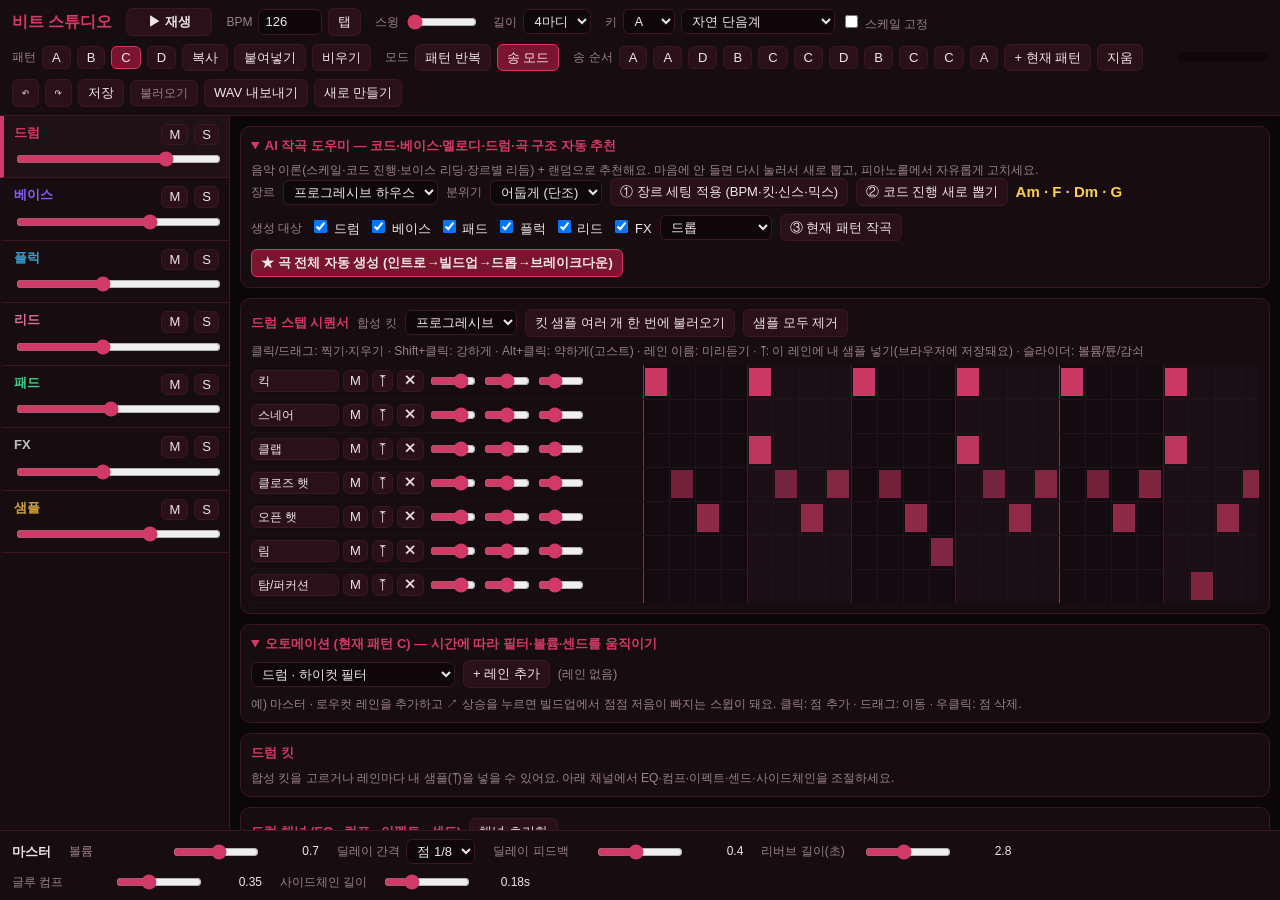
<file: studio/index.html>
<!doctype html>
<html lang="ko">
<head>
<meta charset="utf-8">
<meta name="viewport" content="width=device-width,initial-scale=1">
<title>비트 스튜디오</title>
<style>
:root{--bg:#0b0709;--panel:#170d11;--panel2:#1f1116;--line:#3a1722;--wine:#7a1530;--acc:#d13a66;--txt:#f0e6ea;--dim:#9a8088;--hi:#ffcf4d}
*{box-sizing:border-box}
html,body{height:100%}
body{margin:0;background:var(--bg);color:var(--txt);font:13px/1.35 "Pretendard","Malgun Gothic",sans-serif;display:flex;flex-direction:column;overflow:hidden}
button,.btn{background:#2a1019;color:var(--txt);border:1px solid var(--line);border-radius:6px;padding:4px 9px;cursor:pointer;font:inherit}
button:hover,.btn:hover{border-color:var(--acc)}
button.on{background:var(--wine);border-color:var(--acc)}
button.big{background:var(--wine);border-color:var(--acc);font-weight:600}
input[type=number],select{background:#0e080b;color:var(--txt);border:1px solid var(--line);border-radius:6px;padding:3px 6px;font:inherit}
input[type=number]{width:64px}
input[type=range]{accent-color:var(--acc);min-width:0}
.hint{color:var(--dim);font-size:12px}
header{display:flex;flex-wrap:wrap;align-items:center;gap:8px 14px;padding:8px 12px;border-bottom:1px solid var(--line);background:var(--panel)}
header h1{margin:0;font-size:16px;color:var(--acc)}
.grp{display:flex;align-items:center;gap:6px}
.grp>label{color:var(--dim);font-size:12px}
#play{min-width:86px;font-weight:700}
#meter{width:90px;height:10px;background:#0e080b;border-radius:5px;overflow:hidden}
#meter i{display:block;height:100%;width:0;background:linear-gradient(90deg,#7a1530,#d13a66,#ffcf4d)}
.chip{padding:2px 9px}
.chip.cur{outline:1px solid var(--hi)}
.chip.play{background:var(--acc)}
.body{flex:1;display:flex;min-height:0}
aside{width:230px;border-right:1px solid var(--line);background:var(--panel);overflow:auto;flex:none}
.trk{display:grid;grid-template-columns:1fr auto auto;gap:4px 6px;padding:8px 10px;border-bottom:1px solid var(--line);cursor:pointer;border-left:4px solid transparent}
.trk.sel{background:var(--panel2)}
.trk .nm{font-weight:600}
.trk input[type=range]{grid-column:1/-1;width:100%}
.trk button{padding:1px 7px}
main{flex:1;min-width:0;overflow:auto;padding:10px;display:flex;flex-direction:column;gap:10px}
.card{background:var(--panel);border:1px solid var(--line);border-radius:10px;padding:10px}
.card h3{margin:0 0 8px;font-size:13px;color:var(--acc)}
details.card>summary{cursor:pointer;color:var(--acc);font-weight:600;font-size:13px}
details.card[open]>summary{margin-bottom:8px}
.ed{display:flex;gap:0}
.lanes{flex:none;width:392px}
.lane{height:34px;display:flex;align-items:center;gap:4px;border-bottom:1px solid #20101a}
.lane .ln{width:88px;text-align:left;padding:2px 6px;overflow:hidden;white-space:nowrap;font-size:12px}
.lane input[type=range]{width:46px}
.lane .btn,.lane button{padding:1px 6px}
.scroll{overflow-x:auto;flex:1;min-width:0}
.inner{position:relative}
canvas{display:block}
.ph{position:absolute;top:0;bottom:0;width:2px;background:var(--hi);pointer-events:none;display:none}
.params{display:grid;grid-template-columns:repeat(auto-fill,minmax(230px,1fr));gap:6px 18px}
.params .hd{grid-column:1/-1;color:var(--acc);font-size:12px;border-bottom:1px solid var(--line);margin-top:6px;padding-bottom:2px}
.sl{display:grid;grid-template-columns:96px 1fr 52px;align-items:center;gap:6px}
.sl .lb{color:var(--dim);font-size:12px}
.sl .val{text-align:right;font-variant-numeric:tabular-nums;font-size:12px}
.row{display:flex;align-items:center;flex-wrap:wrap;gap:8px}
.row+.row{margin-top:8px}
footer{border-top:1px solid var(--line);background:var(--panel);padding:8px 12px;display:flex;flex-wrap:wrap;gap:8px 18px;align-items:center}
#keys{border-right:1px solid var(--line)}
.chord{font-size:15px;color:var(--hi);font-weight:600}
@media(max-width:800px){.body{flex-direction:column}aside{width:auto;display:flex;overflow-x:auto}.trk{min-width:170px}}
</style>
</head>
<body>
<header>
  <h1>비트 스튜디오</h1>
  <div class="grp"><button id="play">▶ 재생</button></div>
  <div class="grp"><label>BPM</label><input type="number" id="bpm" min="40" max="260" step="1"><button id="tap">탭</button></div>
  <div class="grp"><label>스윙</label><input type="range" id="swing" min="0" max="50" step="1" style="width:70px"></div>
  <div class="grp"><label>길이</label><select id="bars"><option value="1">1마디</option><option value="2">2마디</option><option value="4">4마디</option></select></div>
  <div class="grp"><label>키</label><select id="key"></select><select id="scale"></select><label><input type="checkbox" id="lock"> 스케일 고정</label></div>
  <div class="grp"><label>패턴</label><span id="pats" class="grp"></span><button id="pcopy">복사</button><button id="ppaste">붙여넣기</button><button id="pclear">비우기</button></div>
  <div class="grp"><label>모드</label><button id="mpat">패턴 반복</button><button id="msong">송 모드</button></div>
  <div class="grp"><label>송 순서</label><span id="chain" class="grp"></span><button id="chadd">+ 현재 패턴</button><button id="chclr">지움</button></div>
  <div class="grp" style="margin-left:auto"><div id="meter"><i></i></div></div>
  <div class="grp"><button id="undo">↶</button><button id="redo">↷</button><button id="save">저장</button><label class="btn">불러오기<input type="file" id="load" accept=".json" hidden></label><button id="wav">WAV 내보내기</button><button id="newp">새로 만들기</button></div>
</header>
<div class="body">
  <aside id="tracks"></aside>
  <main>
    <details class="card" id="composer" open></details>
    <div class="card" id="editor"></div>
    <details class="card" id="auto" open></details>
    <div class="card" id="sound"></div>
    <div class="card" id="channel"></div>
  </main>
</div>
<footer id="master"></footer>

<script>
'use strict';
// =====================================================================
//  기본 도구
// =====================================================================
const $ = (s, r = document) => r.querySelector(s);
function h(tag, attrs = {}, ...kids){
  const e = document.createElement(tag), late = {};
  for (const [k, v] of Object.entries(attrs)){
    if (k === 'class') e.className = v;
    else if (k === 'style') e.style.cssText = v;
    else if (k.startsWith('on')) e[k] = v;
    else if (k === 'value' || k === 'checked' || k === 'disabled') late[k] = v;
    else if (v === true) e.setAttribute(k, '');
    else if (v !== false && v != null) e.setAttribute(k, v);
  }
  for (const c of kids.flat()) if (c != null && c !== false) e.append(c.nodeType ? c : document.createTextNode(c));
  Object.assign(e, late);
  return e;
}
const clamp = (v, a, b) => Math.min(b, Math.max(a, v));
const rnd = () => Math.random(), pick = a => a[Math.floor(rnd() * a.length)];
const NOTE_NAMES = ['C','C#','D','D#','E','F','F#','G','G#','A','A#','B'];
const noteName = m => NOTE_NAMES[m % 12] + (Math.floor(m / 12) - 1);
const isBlack = m => [1,3,6,8,10].includes(m % 12);
const SCALES = {'자연 단음계':[0,2,3,5,7,8,10], '장음계':[0,2,4,5,7,9,11], '하모닉 마이너':[0,2,3,5,7,8,11], '도리안':[0,2,3,5,7,9,10],
  '펜타토닉 마이너':[0,3,5,7,10], '펜타토닉 메이저':[0,2,4,7,9], '블루스':[0,3,5,6,7,10], '크로매틱 (제한 없음)':[0,1,2,3,4,5,6,7,8,9,10,11]};
const LANES = [['킥','kick'],['스네어','snare'],['클랩','clap'],['클로즈 햇','hatC'],['오픈 햇','hatO'],['림','rim'],['탐/퍼커션','perc']];
const MAXSTEPS = 64, CELL = 26, LANE_H = 34, RH = 16, ROWS = 36;
const T = {DR:0, BS:1, PL:2, LD:3, PD:4, FX:5, SM:6};

// =====================================================================
//  드럼 킷 (합성) / 신스 프리셋 / 장르
// =====================================================================
const KITS = {
  'DnB':          {kick:{f0:190,f1:46,tf:.10,dec:.45,drv:0,clk:.25}, snare:{tone:190,tdec:.14,nf:1500,ndec:.22,body:.55}, clap:{f:1500,dec:.18}, hatC:{f:7500,dec:.045}, hatO:{f:7000,dec:.28}, perc:{f:220,dec:.22}, rim:{f:1700}},
  '하우스':        {kick:{f0:150,f1:50,tf:.06,dec:.38,drv:.35,clk:.2}, snare:{tone:200,tdec:.12,nf:2200,ndec:.14,body:.35}, clap:{f:1200,dec:.22}, hatC:{f:8500,dec:.04}, hatO:{f:7500,dec:.22}, perc:{f:260,dec:.15}, rim:{f:1900}},
  '프로그레시브':  {kick:{f0:140,f1:45,tf:.07,dec:.42,drv:.5,clk:.3}, snare:{tone:180,tdec:.15,nf:1800,ndec:.2,body:.45}, clap:{f:1000,dec:.26}, hatC:{f:8000,dec:.05}, hatO:{f:7000,dec:.3}, perc:{f:200,dec:.18}, rim:{f:1700}},
  '딥':            {kick:{f0:120,f1:42,tf:.09,dec:.5,drv:.15,clk:.1}, snare:{tone:170,tdec:.1,nf:2500,ndec:.12,body:.3}, clap:{f:900,dec:.2}, hatC:{f:9000,dec:.035}, hatO:{f:8000,dec:.18}, perc:{f:300,dec:.12}, rim:{f:2100}}};
const SYN_DEF = {osc:1, wave:'sawtooth', uni:1, spread:0, width:.6, sub:0, wave2:'off', o2:0, l2:.5, det2:8, noise:0, ftype:'lowpass', cut:2000, res:1, envAmt:0, kt:0, fdec:.3,
  lfoTarget:'cut', lfoShape:'sine', lfoRate:2, lfoDepth:0, a:.01, d:.3, s:.7, r:.3, gain:.3};
const mkSyn = o => ({...SYN_DEF, ...o});
const SYN_PRESETS = {
  '리스 베이스 (DnB)': mkSyn({uni:3, spread:22, sub:.5, cut:420, res:4, envAmt:1, fdec:.4, lfoRate:.35, lfoDepth:600, a:.005, d:.2, s:.9, r:.15, gain:.45}),
  '서브 베이스': mkSyn({wave:'sine', cut:400, res:.7, a:.005, d:.1, s:1, r:.08, gain:.7}),
  '프로그 롤링 베이스': mkSyn({uni:2, spread:8, sub:.6, cut:380, res:2.5, envAmt:1.8, fdec:.22, a:.003, d:.22, s:.55, r:.1, gain:.5}),
  '딥 하우스 베이스': mkSyn({sub:.8, cut:260, res:1.5, envAmt:1.2, fdec:.3, a:.004, d:.3, s:.5, r:.15, gain:.5}),
  '프로그 플럭': mkSyn({uni:3, spread:10, width:.7, wave2:'square', l2:.4, cut:1400, res:3.5, envAmt:3, fdec:.16, a:.002, d:.2, s:0, r:.12, gain:.3}),
  '스탭 리드': mkSyn({uni:5, spread:18, cut:2500, res:3, envAmt:2.5, fdec:.25, a:.003, d:.25, s:.35, r:.2, gain:.3}),
  '슈퍼쏘 리드': mkSyn({uni:7, spread:38, width:1, wave2:'sawtooth', o2:-1, l2:.3, det2:10, cut:6500, res:.8, envAmt:.6, fdec:.5, kt:.3, lfoTarget:'pitch', lfoRate:5.5, lfoDepth:120, a:.01, d:.5, s:.65, r:.6, gain:.22}),
  '슈퍼쏘 코드 스탭': mkSyn({uni:6, spread:26, width:1, cut:3600, res:1.5, envAmt:2, fdec:.2, a:.003, d:.28, s:.15, r:.25, gain:.22}),
  '소프트 패드': mkSyn({uni:5, spread:12, cut:1800, res:.8, fdec:.5, lfoRate:.2, lfoDepth:300, a:.6, d:.8, s:.7, r:1.4, gain:.2}),
  '와이드 패드': mkSyn({uni:6, spread:18, width:1, wave2:'triangle', o2:1, l2:.3, cut:2200, res:.7, lfoRate:.15, lfoDepth:500, a:1.1, d:1, s:.75, r:2.2, gain:.17}),
  '플럭': mkSyn({wave:'square', uni:2, spread:8, cut:900, res:5, envAmt:3.5, fdec:.18, a:.002, d:.18, s:0, r:.1, gain:.3}),
  '8비트 리드': mkSyn({wave:'square', cut:9000, res:.5, lfoTarget:'pitch', lfoRate:6, lfoDepth:60, a:.002, d:.1, s:.8, r:.08, gain:.25}),
  '라이저 (빌드업)': mkSyn({osc:0, noise:1, cut:14000, res:1.5, envAmt:-5, fdec:6, a:3, d:3, s:1, r:.3, gain:.4}),
  '임팩트 / 붐': mkSyn({wave:'sine', sub:.5, noise:.5, cut:900, a:.002, d:1.4, s:0, r:1.2, gain:.6})};
const defCh = () => ({pan:0, hpf:20, ls:0, m1f:300, m1g:0, m1q:1, m2f:2500, m2g:0, m2q:1, hs:0, lpf:20000, dly:0, rev:0, duck:0,
  cth:0, cratio:1, catt:.01, crel:.15, cmk:0, drive:0, chor:0, gate:0, gatePat:0});
const GATE_PATS = [
  {n:'8분 스타카토', p:[1,0,1,0,1,0,1,0,1,0,1,0,1,0,1,0]}, {n:'16분 트랜스', p:[1,0,1,1,1,0,1,1,1,0,1,1,1,0,1,1]},
  {n:'오프비트', p:[0,0,1,0,0,0,1,0,0,0,1,0,0,0,1,0]}, {n:'롤링', p:[1,.3,.6,.3,1,.3,.6,.3,1,.3,.6,.3,1,.3,.6,.3]}];
const GENRES = {
  '프로그레시브 하우스': {bpm:126, style:'house', kit:'프로그레시브', bass:'rolling', swing:0, master:{glue:.35, revSec:2.8, dlyDiv:.75, dlyFb:.4},
    syn:['', '프로그 롤링 베이스', '프로그 플럭', '슈퍼쏘 리드', '와이드 패드', '라이저 (빌드업)'], vol:[.9, .8, .5, .5, .55, .5, .8],
    ch:[{cth:-12, cratio:3, cmk:2}, {duck:.8, cth:-16, cratio:3, cmk:3, hpf:30, drive:.15}, {dly:.3, rev:.25, duck:.4, hpf:180}, {dly:.25, rev:.4, duck:.45, hpf:200, chor:.3},
      {rev:.45, duck:.7, hpf:160, chor:.2}, {rev:.3}, {}]},
  '하우스': {bpm:124, style:'house', kit:'하우스', bass:'offbeat', swing:8, master:{glue:.3, revSec:2, dlyDiv:.75, dlyFb:.3},
    syn:['', '딥 하우스 베이스', '프로그 플럭', '슈퍼쏘 코드 스탭', '소프트 패드', '라이저 (빌드업)'], vol:[.9, .8, .5, .5, .5, .5, .8],
    ch:[{cth:-12, cratio:3, cmk:2}, {duck:.7, cth:-16, cratio:3, cmk:3, hpf:30}, {dly:.25, rev:.2, duck:.4, hpf:180}, {rev:.3, duck:.5, hpf:200}, {rev:.35, duck:.6, hpf:160}, {rev:.3}, {}]},
  '딥 하우스': {bpm:120, style:'house', kit:'딥', bass:'sync', swing:18, master:{glue:.3, revSec:2.4, dlyDiv:.75, dlyFb:.35},
    syn:['', '딥 하우스 베이스', '플럭', '슈퍼쏘 코드 스탭', '소프트 패드', '라이저 (빌드업)'], vol:[.85, .8, .5, .45, .55, .45, .8],
    ch:[{cth:-12, cratio:2.5, cmk:2}, {duck:.6, cth:-16, cratio:3, cmk:3, hpf:30}, {dly:.3, rev:.3, duck:.3, hpf:200}, {rev:.35, duck:.4, hpf:250, chor:.35}, {rev:.45, duck:.5, hpf:160, chor:.3}, {rev:.3}, {}]},
  '드럼앤베이스': {bpm:174, style:'dnb', kit:'DnB', bass:'dnb', swing:0, master:{glue:.3, revSec:1.6, dlyDiv:.75, dlyFb:.3},
    syn:['', '리스 베이스 (DnB)', '스탭 리드', '슈퍼쏘 코드 스탭', '소프트 패드', '라이저 (빌드업)'], vol:[.9, .8, .5, .45, .5, .5, .8],
    ch:[{cth:-12, cratio:3, cmk:2}, {duck:.5, hpf:30}, {dly:.25, rev:.2, duck:.3, hpf:200}, {rev:.3, duck:.4, hpf:200}, {rev:.4, duck:.5, hpf:160}, {rev:.3}, {}]}};
const MOODS = {'어둡게 (단조)':'자연 단음계', '밝게 (장조)':'장음계', '몽환 (도리안)':'도리안'};
const PROGS = {
  '자연 단음계': [[0,5,2,6], [0,6,5,6], [0,3,5,4], [0,2,6,5], [0,5,3,6]],
  '장음계':      [[0,4,5,3], [5,3,0,4], [0,5,3,4], [0,2,5,4], [0,3,4,3]],
  '도리안':      [[0,3,0,6], [0,1,3,0], [0,6,3,0], [0,3,6,3]]};
const ROLES = {intro:'인트로', build:'빌드업', drop:'드롭', break:'브레이크다운'};

// =====================================================================
//  상태
// =====================================================================
const N = (s, l, n, v = .8) => ({s, l, n, v});
function emptyPat(S){ return S.tracks.map(tr => tr.type === 'drums' ? LANES.map(() => Array(MAXSTEPS).fill(0)) : []); }
function baseState(){
  const mk = (name, type, color, extra) => ({name, type, vol:.8, mute:false, solo:false, color, ch:defCh(), ...extra});
  const S = {
    bpm:126, swing:0, bars:4, mode:'song', cur:2, chain:[], key:9, scale:'자연 단음계', lock:false, noteLen:2, sel:0, kit:'프로그레시브',
    master:{vol:.7, dlyDiv:.75, dlyFb:.35, revSec:2, glue:.3, duckRel:.18}, autos:[],
    gen:{genre:'프로그레시브 하우스', mood:'어둡게 (단조)', prog:[0,5,2,6], targets:{drums:true, bass:true, pluck:true, lead:true, pad:true, fx:true}, role:'drop'},
    tracks:[
      mk('드럼', 'drums', '#d13a66', {lanes:LANES.map(() => ({vol:1, tune:0, dec:1, mute:false, smp:''}))}),
      mk('베이스', 'synth', '#8a5cf6', {top:47, syn:{...SYN_PRESETS['프로그 롤링 베이스']}}),
      mk('플럭', 'synth', '#3aa0d1', {top:95, syn:{...SYN_PRESETS['프로그 플럭']}}),
      mk('리드', 'synth', '#e0709a', {top:95, syn:{...SYN_PRESETS['슈퍼쏘 리드']}}),
      mk('패드', 'synth', '#3ad18a', {top:83, syn:{...SYN_PRESETS['와이드 패드']}}),
      mk('FX', 'synth', '#c0c0c0', {top:59, syn:{...SYN_PRESETS['라이저 (빌드업)']}}),
      mk('샘플', 'sample', '#d1a53a', {top:83, smp:{name:'', origBpm:0, mode:'slice', start:0, gain:1, full:true}})],
    pats:[]
  };
  S.pats = [0, 1, 2, 3].map(() => emptyPat(S));
  return S;
}
function defaultState(){ S = baseState(); applyGenre(S.gen.genre); generateSong(); return S; }

let S;
try { S = JSON.parse(localStorage.getItem('studio_v2')); if (!S || S.tracks.length !== 7) S = null; } catch(e){ S = null; }
let fresh = false;
if (!S){ S = baseState(); fresh = true; }   // 곡 생성은 생성기 정의 이후에 수행
const sampleBufs = {}, drumBufs = {};
let undoStack = [], redoStack = [], saveTimer = 0, autoSel = 0;
const P = () => S.bars * 16;
const curPat = () => S.pats[S.cur];
function save(){ clearTimeout(saveTimer); saveTimer = setTimeout(() => { try { localStorage.setItem('studio_v2', JSON.stringify(S)); } catch(e){} }, 400); }
function snap(){ undoStack.push(JSON.stringify(S)); if (undoStack.length > 60) undoStack.shift(); redoStack = []; }
function restore(json){ S = JSON.parse(json); refreshAll(); applyAll(G); save(); }

// ---- 샘플 영구 보관 (IndexedDB) ----
const idb = {db:null,
  open(){ return new Promise(res => { try { const r = indexedDB.open('studio_samples', 1); r.onupgradeneeded = () => r.result.createObjectStore('s'); r.onsuccess = () => { this.db = r.result; res(); }; r.onerror = () => res(); } catch(e){ res(); } }); },
  op(mode, fn){ return new Promise(res => { if (!this.db) return res(); try { const r = fn(this.db.transaction('s', mode).objectStore('s')); r.onsuccess = () => res(r.result); r.onerror = () => res(); } catch(e){ res(); } }); },
  put(k, v){ return this.op('readwrite', s => s.put(v, k)); }, get(k){ return this.op('readonly', s => s.get(k)); }, del(k){ return this.op('readwrite', s => s.delete(k)); }};

// =====================================================================
//  오디오 그래프
// =====================================================================
const ctx = new (window.AudioContext || window.webkitAudioContext)();
const noiseCache = new WeakMap(), curveCache = {};
const sp = (param, v, c) => { if (c instanceof OfflineAudioContext) param.value = v; else param.setTargetAtTime(v, c.currentTime, .015); };
function makeCurve(k){
  const key = Math.round(k * 20); if (curveCache[key]) return curveCache[key];
  const n = 2048, c = new Float32Array(n), a = 1 + key / 20 * 10;
  for (let i = 0; i < n; i++){ const x = i / (n - 1) * 2 - 1; c[i] = key === 0 ? x : Math.tanh(x * a) / Math.tanh(a); }
  return curveCache[key] = c;
}
function makeIR(c, sec){
  const len = Math.floor(c.sampleRate * sec), b = c.createBuffer(2, len, c.sampleRate);
  for (let ch = 0; ch < 2; ch++){ const d = b.getChannelData(ch); for (let i = 0; i < len; i++) d[i] = (Math.random() * 2 - 1) * Math.pow(1 - i / len, 2.5); }
  return b;
}
function buildGraph(c){
  const G = {ctx:c, tr:[], openG:null};
  G.master = c.createGain(); G.mauto = c.createGain(); G.mhp = c.createBiquadFilter(); G.mhp.type = 'highpass'; G.mhp.frequency.value = 20; G.mhp.Q.value = .71;
  G.glue = c.createDynamicsCompressor(); G.glue.knee.value = 10; G.glue.attack.value = .01; G.glue.release.value = .15;
  G.lim = c.createDynamicsCompressor(); G.lim.threshold.value = -1.5; G.lim.knee.value = 0; G.lim.ratio.value = 20; G.lim.attack.value = .002; G.lim.release.value = .08;
  G.an = c.createAnalyser(); G.an.fftSize = 1024;
  [G.master, G.mauto, G.mhp, G.glue, G.lim].reduce((a, b) => (a.connect(b), b)); G.lim.connect(G.an); G.lim.connect(c.destination);
  G.dIn = c.createGain(); G.delay = c.createDelay(4); G.dFb = c.createGain(); G.dLp = c.createBiquadFilter(); G.dLp.type = 'lowpass'; G.dLp.frequency.value = 5000; G.dOut = c.createGain(); G.dOut.gain.value = .6;
  G.dIn.connect(G.delay); G.delay.connect(G.dLp); G.dLp.connect(G.dFb); G.dFb.connect(G.delay); G.dLp.connect(G.dOut); G.dOut.connect(G.master);
  G.rIn = c.createGain(); G.rHp = c.createBiquadFilter(); G.rHp.type = 'highpass'; G.rHp.frequency.value = 250; G.conv = c.createConvolver(); G.rOut = c.createGain(); G.rOut.gain.value = .55;
  G.rIn.connect(G.rHp); G.rHp.connect(G.conv); G.conv.connect(G.rOut); G.rOut.connect(G.master);
  G.irSec = 0;
  S.tracks.forEach(() => {
    const n = {}, f = (t, fr) => { const b = c.createBiquadFilter(); b.type = t; b.frequency.value = fr; return b; }, gn = () => c.createGain();
    n.in = gn(); n.drv = c.createWaveShaper(); n.cmix = gn(); n.chD = c.createDelay(.1); n.chD.delayTime.value = .018; n.chW = gn(); n.chW.gain.value = 0;
    n.chL = c.createOscillator(); n.chL.frequency.value = .45; n.chLg = gn(); n.chLg.gain.value = .004; n.chL.connect(n.chLg); n.chLg.connect(n.chD.delayTime); n.chL.start();
    n.hpf = f('highpass', 20); n.ls = f('lowshelf', 100); n.m1 = f('peaking', 300); n.m2 = f('peaking', 2500); n.hs = f('highshelf', 8000); n.lpf = f('lowpass', 20000);
    n.comp = c.createDynamicsCompressor(); n.comp.knee.value = 6; n.mk = gn(); n.gate = gn(); n.duck = gn(); n.auto = gn(); n.vol = gn(); n.pan = c.createStereoPanner(); n.ds = gn(); n.rs = gn();
    n.in.connect(n.drv); n.drv.connect(n.cmix); n.drv.connect(n.chD); n.chD.connect(n.chW); n.chW.connect(n.cmix);
    [n.cmix, n.hpf, n.ls, n.m1, n.m2, n.hs, n.lpf, n.comp, n.mk, n.gate, n.duck, n.auto, n.vol, n.pan, G.master].reduce((a, b) => (a.connect(b), b));
    n.pan.connect(n.ds); n.ds.connect(G.dIn); n.pan.connect(n.rs); n.rs.connect(G.rIn);
    G.tr.push(n);
  });
  return G;
}
const audible = i => { const t = S.tracks[i]; return !t.mute && (!S.tracks.some(x => x.solo) || t.solo); };
function applyChannel(G, i){
  const tr = S.tracks[i], c = tr.ch, n = G.tr[i], x = G.ctx;
  sp(n.vol.gain, audible(i) ? tr.vol : 0, x); sp(n.pan.pan, c.pan, x);
  n.hpf.frequency.value = c.hpf; n.ls.gain.value = c.ls;
  n.m1.frequency.value = c.m1f; n.m1.gain.value = c.m1g; n.m1.Q.value = c.m1q;
  n.m2.frequency.value = c.m2f; n.m2.gain.value = c.m2g; n.m2.Q.value = c.m2q;
  n.hs.gain.value = c.hs; n.lpf.frequency.value = c.lpf;
  sp(n.ds.gain, c.dly, x); sp(n.rs.gain, c.rev, x);
  n.comp.threshold.value = c.cth; n.comp.ratio.value = c.cratio; n.comp.attack.value = c.catt; n.comp.release.value = c.crel; n.mk.gain.value = Math.pow(10, c.cmk / 20);
  n.drv.curve = makeCurve(c.drive); n.chW.gain.value = c.chor * .6; n.chLg.gain.value = .002 + c.chor * .004;
}
function applyMaster(G){
  const m = S.master, x = G.ctx;
  sp(G.master.gain, m.vol, x);
  G.delay.delayTime.value = 60 / S.bpm * m.dlyDiv; sp(G.dFb.gain, m.dlyFb, x);
  G.glue.threshold.value = -m.glue * 30; G.glue.ratio.value = 1 + m.glue * 3;
  if (G.irSec !== m.revSec){ G.conv.buffer = makeIR(x, m.revSec); G.irSec = m.revSec; }
}
function applyAll(G){ S.tracks.forEach((_, i) => applyChannel(G, i)); applyMaster(G); }
function resetRealtime(G){   // 정지 시 오토메이션/게이트/사이드체인 잔여값 복구
  const c = G.ctx, ps = [G.mauto.gain, G.mhp.frequency];
  G.tr.forEach(n => ps.push(n.duck.gain, n.gate.gain, n.auto.gain, n.lpf.frequency, n.hpf.frequency, n.rs.gain, n.ds.gain, n.pan.pan));
  ps.forEach(p => p.cancelScheduledValues(0));
  G.mauto.gain.value = 1; G.mhp.frequency.value = 20; G.tr.forEach(n => { n.duck.gain.value = 1; n.gate.gain.value = 1; n.auto.gain.value = 1; });
  applyAll(G);
}

// ---- 오토메이션 ----
const AUTO = {
  lpf:{label:'하이컷 필터', min:150, max:20000, log:true, base:t => S.tracks[t].ch.lpf}, hpf:{label:'로우컷 필터', min:20, max:8000, log:true, base:t => S.tracks[t].ch.hpf},
  vol:{label:'볼륨', min:0, max:1, base:() => 1}, rev:{label:'리버브 센드', min:0, max:1, base:t => S.tracks[t].ch.rev},
  dly:{label:'딜레이 센드', min:0, max:1, base:t => S.tracks[t].ch.dly}, pan:{label:'팬', min:-1, max:1, base:t => S.tracks[t].ch.pan},
  mvol:{label:'마스터 볼륨', min:0, max:1, base:() => 1, master:true}, mhpf:{label:'마스터 로우컷 (빌드업 스윕)', min:20, max:6000, log:true, base:() => 20, master:true}};
const autoMap = (d, v) => d.log ? d.min * Math.pow(d.max / d.min, v) : d.min + (d.max - d.min) * v;
function autoParam(G, a){
  if (a.tr < 0) return a.p === 'mvol' ? G.mauto.gain : G.mhp.frequency;
  const n = G.tr[a.tr]; return {lpf:n.lpf.frequency, hpf:n.hpf.frequency, vol:n.auto.gain, rev:n.rs.gain, dly:n.ds.gain, pan:n.pan.pan}[a.p];
}
function evalCurve(pts, x){
  if (!pts.length) return .5; if (x <= pts[0].s) return pts[0].v; const l = pts[pts.length - 1]; if (x >= l.s) return l.v;
  for (let i = 1; i < pts.length; i++) if (x <= pts[i].s){ const a = pts[i-1], b = pts[i]; return a.v + (b.v - a.v) * (b.s === a.s ? 0 : (x - a.s) / (b.s - a.s)); }
  return l.v;
}
function doAutos(G, pat, s, t, sd){
  if (!S.autos.length) return;
  const have = new Set(S.autos.filter(a => a.pat === pat).map(a => a.tr + ':' + a.p));
  for (const a of S.autos){
    const def = AUTO[a.p], prm = autoParam(G, a); if (!def || !prm) continue;
    if (a.pat === pat && a.pts.length){
      const v0 = autoMap(def, evalCurve(a.pts, s)), v1 = autoMap(def, evalCurve(a.pts, s + 1));
      prm.setValueAtTime(v0, t);
      if (def.log) prm.exponentialRampToValueAtTime(v1, t + sd); else prm.linearRampToValueAtTime(v1, t + sd);
    } else if (s === 0 && !have.has(a.tr + ':' + a.p)){ prm.setValueAtTime(def.base(a.tr), t); }
  }
}

// ---- 드럼 / 신스 / 샘플 음원 ----
function noiseSrc(c, t, dur){
  let b = noiseCache.get(c);
  if (!b){ b = c.createBuffer(1, c.sampleRate * 2, c.sampleRate); const d = b.getChannelData(0); for (let i = 0; i < d.length; i++) d[i] = Math.random() * 2 - 1; noiseCache.set(c, b); }
  const s = c.createBufferSource(); s.buffer = b; s.loop = true; s.start(t, Math.random() * 1.5); s.stop(t + dur); return s;
}
function env(c, out, t, peak, dec){ const g = c.createGain(); g.gain.value = 0; g.gain.setValueAtTime(peak, t); g.gain.exponentialRampToValueAtTime(.001, t + dec); g.connect(out); return g; }
function playDrum(G, ti, li, t, vel){
  const c = G.ctx, out = G.tr[ti].in, L = S.tracks[ti].lanes[li], tm = Math.pow(2, L.tune / 12), dc = L.dec, v = vel * L.vol, kind = LANES[li][1];
  if (kind === 'hatC' && G.openG){ G.openG.gain.cancelScheduledValues(t); G.openG.gain.setTargetAtTime(0, t, .006); }   // 클로즈 햇이 오픈 햇을 끊음
  const buf = drumBufs[li];
  if (buf){
    const src = c.createBufferSource(); src.buffer = buf; src.playbackRate.value = tm;
    const full = buf.duration / tm, len = dc < 1 ? full * dc : full, g = c.createGain();
    g.gain.setValueAtTime(v, t); if (dc < 1){ g.gain.setValueAtTime(v, Math.max(t, t + len - .01)); g.gain.linearRampToValueAtTime(0, t + len); }
    src.connect(g); g.connect(out); src.start(t, 0, len * tm); if (kind === 'hatO') G.openG = g; return;
  }
  const K = KITS[S.kit] || KITS['DnB'];
  const osc = (type, f0, f1, tf, dest, dur) => { const o = c.createOscillator(); o.type = type; o.frequency.setValueAtTime(f0, t); o.frequency.exponentialRampToValueAtTime(f1, t + tf); o.connect(dest); o.start(t); o.stop(t + dur + .05); };
  const nz = (type, f, q, dest, dur) => { const s = noiseSrc(c, t, dur + .05), b = c.createBiquadFilter(); b.type = type; b.frequency.value = f; b.Q.value = q; s.connect(b); b.connect(dest); };
  if (kind === 'kick'){
    const k = K.kick; let dest = out;
    if (k.drv > 0){ const sh = c.createWaveShaper(); sh.curve = makeCurve(k.drv); sh.connect(out); dest = sh; }
    osc('sine', k.f0 * tm, k.f1 * tm, k.tf * dc, env(c, dest, t, v * .95, k.dec * dc), k.dec * dc);
    nz('highpass', 3500, .7, env(c, out, t, v * k.clk, .012), .012);
  } else if (kind === 'snare'){
    const k = K.snare; osc('triangle', k.tone * tm, k.tone * .74 * tm, .08, env(c, out, t, v * k.body, k.tdec * dc), k.tdec * dc);
    nz('highpass', k.nf * tm, .7, env(c, out, t, v * .8, k.ndec * dc), k.ndec * dc);
  } else if (kind === 'clap'){
    const k = K.clap; [0, .011, .022].forEach((o, i) => nz('bandpass', k.f * tm, 1.2, env(c, out, t + o, v * .6, i < 2 ? .01 : k.dec * dc), i < 2 ? .01 : k.dec * dc));
  } else if (kind === 'hatC') nz('highpass', K.hatC.f * tm, .7, env(c, out, t, v * .5, K.hatC.dec * dc), K.hatC.dec * dc);
  else if (kind === 'hatO'){ const g = env(c, out, t, v * .45, K.hatO.dec * dc); nz('highpass', K.hatO.f * tm, .7, g, K.hatO.dec * dc); G.openG = g; }
  else if (kind === 'rim') osc('triangle', K.rim.f * tm, K.rim.f * .88 * tm, .02, env(c, out, t, v * .5, .03 * dc), .03 * dc);
  else osc('sine', K.perc.f * tm, K.perc.f * .5 * tm, .12, env(c, out, t, v * .8, K.perc.dec * dc), K.perc.dec * dc);
}
function playSynth(G, ti, midi, t, dur, vel){
  const c = G.ctx, p = S.tracks[ti].syn, f = 440 * Math.pow(2, (midi - 69) / 12);
  const a = Math.max(.002, p.a), d = Math.max(.005, p.d), s = Math.max(.0001, p.s), r = Math.max(.02, p.r), peak = vel * p.gain;
  const rel = Math.max(t + .02, t + dur), stop = rel + r + .1;
  const envAt = x => { const e = x - t; return e < a ? peak * e / a : e < a + d ? peak * Math.pow(s, (e - a) / d) : peak * s; };
  const filt = c.createBiquadFilter(); filt.type = p.ftype; filt.Q.value = p.res;
  const base = clamp(p.cut * Math.pow(f / 261.63, p.kt), 30, 20000);
  filt.frequency.setValueAtTime(clamp(base * Math.pow(2, p.envAmt), 20, 20000), t);
  filt.frequency.exponentialRampToValueAtTime(base, t + Math.max(.02, p.fdec));
  const amp = c.createGain();
  amp.gain.setValueAtTime(.0001, t); amp.gain.linearRampToValueAtTime(peak, t + a);
  amp.gain.exponentialRampToValueAtTime(Math.max(.0001, peak * s), t + a + d);
  amp.gain.cancelScheduledValues(rel); amp.gain.setValueAtTime(Math.max(.0001, envAt(rel)), rel); amp.gain.setTargetAtTime(.0001, rel, r / 4);
  const oscs = [], n = Math.round(p.uni), mix = c.createGain(); mix.gain.value = p.osc / Math.sqrt(n);
  const mk = (type, freq, det, pan, dest) => {
    const o = c.createOscillator(); o.type = type; o.frequency.value = freq; o.detune.value = det;
    if (pan){ const pn = c.createStereoPanner(); pn.pan.value = clamp(pan, -1, 1); o.connect(pn); pn.connect(dest); } else o.connect(dest);
    oscs.push(o);
  };
  for (let i = 0; i < n; i++){ const x = n === 1 ? 0 : i / (n - 1) * 2 - 1; mk(p.wave, f, x * p.spread, x * p.width, mix); }
  mix.connect(filt);
  if (p.wave2 !== 'off' && p.l2 > 0){
    const m2 = c.createGain(); m2.gain.value = p.l2 * p.osc; m2.connect(filt); const f2 = f * Math.pow(2, p.o2);
    mk(p.wave2, f2, -p.det2 / 2, -p.width * .5, m2); mk(p.wave2, f2, p.det2 / 2, p.width * .5, m2);
  }
  if (p.sub > 0){ const sg = c.createGain(); sg.gain.value = p.sub; sg.connect(filt); mk('sine', f / 2, 0, 0, sg); }
  if (p.noise > 0){ const ng = c.createGain(); ng.gain.value = p.noise; ng.connect(filt); noiseSrc(c, t, stop - t).connect(ng); }
  if (p.lfoDepth > 0){
    const lo = c.createOscillator(), lg = c.createGain(); lo.type = p.lfoShape; lo.frequency.value = p.lfoRate; lo.connect(lg);
    if (p.lfoTarget === 'cut'){ lg.gain.value = p.lfoDepth; lg.connect(filt.detune); }
    else if (p.lfoTarget === 'pitch'){ lg.gain.value = p.lfoDepth / 10; oscs.forEach(o => lg.connect(o.detune)); }
    else { lg.gain.value = peak * p.lfoDepth / 2400 * .5; lg.connect(amp.gain); }
    oscs.push(lo);
  }
  filt.connect(amp); amp.connect(G.tr[ti].in);
  oscs.forEach(o => { o.start(t); o.stop(stop); });
}
function playSample(G, ti, midi, t, dur, vel){
  const buf = sampleBufs[ti]; if (!buf) return;
  const c = G.ctx, sm = S.tracks[ti].smp, src = c.createBufferSource(); src.buffer = buf;
  let rate = sm.origBpm > 0 ? S.bpm / sm.origBpm : 1, off, len;
  if (sm.mode === 'slice'){
    const idx = midi - 60; if (idx < 0 || idx > 15) return;
    const sl = buf.duration / 16; off = sl * idx; len = sl; if (!sm.full) len = Math.min(len, dur * rate);
  } else {
    rate *= Math.pow(2, (midi - 60) / 12); off = buf.duration * sm.start; len = buf.duration - off; if (!sm.full) len = Math.min(len, dur * rate);
  }
  src.playbackRate.value = rate;
  const g = c.createGain(), wall = len / rate;
  g.gain.setValueAtTime(vel * sm.gain, t); g.gain.setValueAtTime(vel * sm.gain, t + Math.max(0, wall - .01)); g.gain.linearRampToValueAtTime(0, t + wall);
  src.connect(g); g.connect(G.tr[ti].in); src.start(t, off, len);
}
function duck(G, t){
  const rel = S.master.duckRel;
  S.tracks.forEach((tr, j) => { const d = tr.ch.duck; if (d > 0){ const gp = G.tr[j].duck.gain; gp.setValueAtTime(1 - d, t); gp.linearRampToValueAtTime(1, t + rel); } });
}
function scheduleStep(G, pat, s, t, sd){
  const pp = S.pats[pat];
  doAutos(G, pat, s, t, sd);
  S.tracks.forEach((tr, i) => {
    if (!audible(i)) return;
    if (tr.ch.gate > 0){ const lv = GATE_PATS[tr.ch.gatePat || 0].p[s % 16]; G.tr[i].gate.gain.setTargetAtTime(1 - tr.ch.gate * (1 - lv), t, .004); }
    if (tr.type === 'drums'){
      LANES.forEach((_, li) => { const v = pp[i][li][s]; if (v > 0 && !tr.lanes[li].mute){ playDrum(G, i, li, t, v); if (li === 0) duck(G, t); } });
    } else for (const nt of pp[i]) if (nt.s === s){
      if (tr.type === 'synth') playSynth(G, i, nt.n, t, nt.l * sd, nt.v); else playSample(G, i, nt.n, t, nt.l * sd, nt.v);
    }
  });
}

// =====================================================================
//  재생 엔진
// =====================================================================
let G = buildGraph(ctx), playing = false, curStep = 0, nextTime = 0, timer = 0, uiQ = [], shownStep = -1;
function posOf(k){
  if (S.mode === 'song' && S.chain.length){ const tot = S.chain.length * P(), q = k % tot; return {pat:S.chain[Math.floor(q / P())], step:q % P(), ci:Math.floor(q / P())}; }
  return {pat:S.cur, step:k % P(), ci:-1};
}
function tick(){
  while (nextTime < ctx.currentTime + .12){
    const sd = 60 / S.bpm / 4, pos = posOf(curStep), t = nextTime + (curStep % 2 ? sd * S.swing / 100 : 0);
    scheduleStep(G, pos.pat, pos.step, t, sd);
    uiQ.push({t, pos}); nextTime += sd; curStep++;
  }
}
function play(){
  if (playing) return;
  ctx.resume(); playing = true; curStep = 0; uiQ = []; nextTime = ctx.currentTime + .08;
  timer = setInterval(tick, 25); tick(); $('#play').textContent = '■ 정지'; $('#play').classList.add('on');
}
function stop(){
  if (!playing) return;
  playing = false; clearInterval(timer); $('#play').textContent = '▶ 재생'; $('#play').classList.remove('on');
  shownStep = -1; document.querySelectorAll('.ph').forEach(e => e.style.display = 'none'); renderChain(); resetRealtime(G);
}
const togglePlay = () => playing ? stop() : play();

// =====================================================================
//  작곡 도우미 (규칙 기반 생성)
// =====================================================================
const genScale = () => { const sc = SCALES[S.scale]; return sc.length === 7 ? sc : SCALES['자연 단음계']; };
const rootAt = o => 12 * (o + 1) + S.key;
const degMidi = (oct, sc, d) => oct + sc[((d % sc.length) + sc.length) % sc.length] + 12 * Math.floor(d / sc.length);
const chordOf = (oct, sc, deg, ext) => [0, 2, 4].concat(ext ? [6] : []).map(k => degMidi(oct, sc, deg + k));
function chordName(deg){
  const sc = genScale(), c = chordOf(rootAt(3), sc, deg, false), th = (c[1] - c[0]) % 12, fi = (c[2] - c[0]) % 12;
  return NOTE_NAMES[c[0] % 12] + (th === 3 ? (fi === 6 ? 'dim' : 'm') : '');
}
function voiceChord(notes, prevMean){
  let best = null, bd = 1e9;
  for (let inv = 0; inv < notes.length; inv++){
    const v = notes.map((x, i) => i < inv ? x + 12 : x).sort((a, b) => a - b);
    for (const sh of [-12, 0, 12]){ const w = v.map(x => x + sh), m = w.reduce((a, b) => a + b) / w.length, d = Math.abs(m - prevMean); if (d < bd){ bd = d; best = w; } }
  }
  return best;
}
function applyGenre(name){
  const g = GENRES[name]; if (!g) return;
  S.gen.genre = name; S.bpm = g.bpm; S.swing = g.swing; S.kit = g.kit; S.bars = 4; Object.assign(S.master, g.master); S.scale = MOODS[S.gen.mood] || S.scale;
  S.tracks.forEach((tr, i) => {
    if (i === T.SM) return;
    tr.vol = g.vol[i]; tr.ch = Object.assign(defCh(), g.ch[i] || {});
    if (tr.type === 'synth' && g.syn[i]) tr.syn = {...SYN_PRESETS[g.syn[i]]};
  });
}
function newProg(){
  const sc = S.scale in PROGS ? S.scale : '자연 단음계';
  S.gen.prog = pick(PROGS[sc]).slice();
}
const RHY = [[[0,3],[3,3],[6,2],[8,4]], [[0,2],[2,2],[4,4],[8,2],[10,2],[12,4]], [[0,6],[6,2],[8,6]], [[0,4],[4,4],[8,4],[12,4]], [[2,2],[5,3],[8,2],[10,3]], [[0,2],[3,1],[4,3],[8,2],[11,1],[12,4]]];
const MASKS = ['x.x.x.x.x.x.x.x.', 'x.xx.xx.x.xx.xx.', 'xxxxxxxxxxxxxxxx', 'x..x..x.x..x..x.', '.x.x.x.x.x.x.x.x', 'x.xxx.xxx.xxx.xx'];
function genPattern(idx, role){
  const sc = genScale(), prog = S.gen.prog, bars = S.bars, steps = bars * 16, st = GENRES[S.gen.genre].style, tg = S.gen.targets;
  const pp = S.pats[idx] = emptyPat(S); S.autos = S.autos.filter(a => a.pat !== idx);
  const chordDeg = b => prog[b % prog.length];
  // --- 드럼 ---
  if (tg.drums){
    const d = pp[T.DR];
    for (let b = 0; b < bars; b++){
      const o = b * 16, last = b === bars - 1, pre = b === bars - 2;
      if (st === 'dnb'){
        if (role !== 'break'){ [0,10].forEach(s => d[0][o+s] = .95); [4,12].forEach(s => d[1][o+s] = .95); }
        for (let s = 0; s < 16; s += 2) d[3][o+s] = s % 4 ? .55 : .35;
        d[4][o+14] = .5; if (role === 'break'){ d[3][o+4] = .4; d[3][o+12] = .4; } continue;
      }
      if (role !== 'break') [0,4,8,12].forEach(s => d[0][o+s] = .95);
      if (role === 'intro'){ [2,6,10,14].forEach(s => d[3][o+s] = .4); }
      if (role === 'drop' || (role === 'build' && b >= 1)) [4,12].forEach(s => d[2][o+s] = .85);
      if (role === 'drop'){
        [2,6,10,14].forEach(s => d[4][o+s] = .5);
        for (let s = 0; s < 16; s++) if (s % 2 === 1 && rnd() < .7) d[3][o+s] = s % 4 === 3 ? .38 : .28;
        if (rnd() < .6) d[5][o + pick([7,11,15])] = .4; if (rnd() < .5) d[6][o + pick([5,13])] = .35;
        if (last && rnd() < .7) [12,13,14,15].forEach((s, i) => d[1][o+s] = .45 + i * .15);
      }
      if (role === 'build'){
        for (let s = 0; s < 16; s += 2) d[3][o+s] = .3 + .45 * (b + 1) / bars;
        if (pre) [0,4,8,12].forEach((s, i) => d[1][o+s] = .45 + i * .1);
        if (last){ for (let s = 0; s < 16; s += 2) d[1][o+s] = .4 + .5 * s / 16; for (let s = 8; s < 16; s++) d[1][o+s] = Math.max(d[1][o+s], .6 + .4 * (s - 8) / 8); }
      }
      if (role === 'break'){ for (let s = 2; s < 16; s += 4) d[3][o+s] = .28; if (b === 0 && rnd() < .6) d[5][o+14] = .35; }
    }
  }
  // --- 베이스 ---
  if (tg.bass && role !== 'break'){
    const bs = pp[T.BS], type = role === 'drop' || st === 'dnb' ? GENRES[S.gen.genre].bass : 'offbeat';
    for (let b = 0; b < bars; b++){
      const o = b * 16, root = degMidi(rootAt(1), sc, chordDeg(b));
      if (type === 'rolling'){ for (let s = 0; s < 16; s++) if (s % 4 !== 0) bs.push(N(o+s, 1, root + (s % 8 === 7 || rnd() < .1 ? 12 : 0), s % 4 === 2 ? .9 : .65)); }
      else if (type === 'offbeat'){ [2,6,10,14].forEach(s => bs.push(N(o+s, 2, root, .85))); }
      else if (type === 'sync'){ [[0,3,0],[3,2,0],[6,2,7],[10,2,0],[13,3,0]].forEach(([s, l, iv]) => bs.push(N(o+s, l, root + iv, .8))); }
      else if (type === 'dnb'){ [[0,6],[6,2],[10,4]].forEach(([s, l]) => bs.push(N(o+s, l, root, .9))); }
      else bs.push(N(o, 16, root, .85));
    }
  }
  // --- 패드 ---
  if (tg.pad){
    let prev = 60;
    for (let b = 0; b < bars; b++){
      const v = voiceChord(chordOf(rootAt(3), sc, chordDeg(b), role === 'drop' && rnd() < .5), prev); prev = v.reduce((a, c) => a + c) / v.length;
      v.forEach(m => pp[T.PD].push(N(b * 16, 16, m, .7)));
    }
  }
  // --- 플럭(아르페지오) ---
  if (tg.pluck && role !== 'intro'){
    const mask = role === 'break' ? 'x...x...x...x...' : role === 'build' ? pick(MASKS.slice(0, 3)) : pick(MASKS), seqs = [[0,1,2,1], [0,2,1,2], [0,1,2,3,2,1], [2,1,0,1]];
    for (let b = 0; b < bars; b++){
      const ch = chordOf(rootAt(4), sc, chordDeg(b), false), tones = [ch[0], ch[1], ch[2], ch[0] + 12, ch[1] + 12], seq = seqs[b % 2 ? 1 : 0] || seqs[0]; let k = 0;
      for (let s = 0; s < 16; s++) if (mask[s] === 'x'){ pp[T.PL].push(N(b * 16 + s, 1, tones[seq[k++ % seq.length]], s % 4 === 0 ? .85 : .55 + rnd() * .15)); }
    }
  }
  // --- 리드 멜로디 ---
  if (tg.lead && (role === 'drop' || role === 'break')){
    const list = []; for (let m = 70; m <= 94; m++) if (sc.includes(((m - S.key) % 12 + 12) % 12)) list.push(m);
    const r1 = role === 'break' ? RHY[2] : pick(RHY), r2 = role === 'break' ? RHY[3] : pick(RHY); let idx = Math.floor(list.length / 2);
    for (let b = 0; b < bars; b++){
      const ch = chordOf(rootAt(5), sc, chordDeg(b), false).map(m => m % 12), r = b % 2 ? r2 : r1;
      r.forEach(([s, l], i) => {
        const strong = s % 8 === 0 || i === r.length - 1;
        if (strong){ const cand = list.map((m, j) => ({m, j})).filter(x => ch.includes(x.m % 12) && Math.abs(x.j - idx) <= 4); if (cand.length) idx = pick(cand).j; }
        else idx = clamp(idx + pick([-2, -1, -1, 0, 1, 1, 2]), 0, list.length - 1);
        pp[T.LD].push(N(b * 16 + s, l, list[idx], .75 + rnd() * .15));
      });
    }
  }
  // --- FX + 오토메이션 ---
  if (tg.fx){
    if (role === 'build') pp[T.FX].push(N(0, steps, 60, .9));
    if (role === 'drop') pp[T.FX].push(N(0, 8, 36, .9));
  }
  if (role === 'build'){
    S.autos.push({pat:idx, tr:-1, p:'mhpf', pts:[{s:0, v:0}, {s:steps, v:.8}]}, {pat:idx, tr:T.PD, p:'hpf', pts:[{s:0, v:.2}, {s:steps, v:.85}]});
  }
}
function generateSong(){
  newProg();
  ['intro', 'build', 'drop', 'break'].forEach((r, i) => genPattern(i, r));
  S.chain = [0, 0, 3, 1, 2, 2, 3, 1, 2, 2, 0]; S.mode = 'song'; S.cur = 2;
}

if (fresh) defaultState();

// =====================================================================
//  UI: 상단 / 트랙 목록 / 마스터
// =====================================================================
function refreshHeader(){
  $('#bpm').value = S.bpm; $('#swing').value = S.swing; $('#bars').value = S.bars; $('#key').value = S.key; $('#scale').value = S.scale; $('#lock').checked = S.lock;
  $('#mpat').classList.toggle('on', S.mode === 'pattern'); $('#msong').classList.toggle('on', S.mode === 'song');
  const pats = $('#pats'); pats.innerHTML = '';
  'ABCD'.split('').forEach((l, i) => pats.append(h('button', {class:'chip' + (S.cur === i ? ' on' : ''), onclick:() => { S.cur = i; autoSel = 0; refreshAll(); }}, l)));
  renderChain();
}
function renderChain(playingCi = -1){
  const c = $('#chain'); c.innerHTML = '';
  S.chain.forEach((p, i) => c.append(h('button', {class:'chip' + (i === playingCi ? ' play' : ''), title:'클릭하면 삭제', onclick:() => { S.chain.splice(i, 1); renderChain(); save(); }}, 'ABCD'[p])));
  if (!S.chain.length) c.append(h('span', {class:'hint'}, '(비어 있음)'));
}
let kbBase = 36;
function selectTrack(i){ S.sel = i; const tr = S.tracks[i]; kbBase = tr.top ? Math.floor((tr.top - 23) / 12) * 12 : 60; renderTracks(); renderEditor(); renderSound(); renderChannel(); }
function renderTracks(){
  const a = $('#tracks'); a.innerHTML = '';
  S.tracks.forEach((tr, i) => {
    const vol = h('input', {type:'range', min:0, max:1.2, step:.01, value:tr.vol, oninput:e => { tr.vol = +e.target.value; applyChannel(G, i); save(); }});
    vol.onclick = e => e.stopPropagation();
    a.append(h('div', {class:'trk' + (S.sel === i ? ' sel' : ''), style:`border-left-color:${S.sel === i ? tr.color : 'transparent'}`, onclick:() => selectTrack(i)},
      h('span', {class:'nm', style:`color:${tr.color}`}, tr.name),
      h('button', {class:tr.mute ? 'on' : '', onclick:e => { e.stopPropagation(); tr.mute = !tr.mute; applyAll(G); renderTracks(); save(); }}, 'M'),
      h('button', {class:tr.solo ? 'on' : '', onclick:e => { e.stopPropagation(); tr.solo = !tr.solo; applyAll(G); renderTracks(); save(); }}, 'S'), vol));
  });
}
function slider({label, min, max, step = .01, get, set, log = false, fmt}){
  const toPos = v => log ? Math.log(v / min) / Math.log(max / min) : v, fromPos = p => log ? min * Math.pow(max / min, p) : +p;
  const out = h('span', {class:'val'}, fmt ? fmt(get()) : +(+get()).toFixed(2));
  const inp = h('input', {type:'range', min:log ? 0 : min, max:log ? 1 : max, step:log ? .001 : step, value:toPos(get()),
    oninput:e => { const v = fromPos(e.target.value); set(v); out.textContent = fmt ? fmt(v) : +v.toFixed(2); save(); }});
  return h('label', {class:'sl'}, h('span', {class:'lb'}, label), inp, out);
}
const hz = v => v >= 1000 ? (v / 1000).toFixed(1) + 'k' : Math.round(v);
const db = v => (v > 0 ? '+' : '') + v.toFixed(1);
function renderMaster(){
  const m = S.master, f = $('#master'); f.innerHTML = '';
  const dly = h('select', {onchange:e => { m.dlyDiv = +e.target.value; applyMaster(G); save(); }},
    [['1/16', .25], ['1/8', .5], ['점 1/8', .75], ['1/4', 1], ['점 1/4', 1.5]].map(([n, v]) => h('option', {value:v, selected:v === m.dlyDiv}, n)));
  f.append(h('b', {}, '마스터'),
    slider({label:'볼륨', min:0, max:1.3, get:() => m.vol, set:v => { m.vol = v; applyMaster(G); }}),
    h('label', {class:'grp'}, h('span', {class:'hint'}, '딜레이 간격'), dly),
    slider({label:'딜레이 피드백', min:0, max:.9, get:() => m.dlyFb, set:v => { m.dlyFb = v; applyMaster(G); }}),
    slider({label:'리버브 길이(초)', min:.3, max:6, get:() => m.revSec, set:v => { m.revSec = v; clearTimeout(renderMaster.t); renderMaster.t = setTimeout(() => applyMaster(G), 200); }}),
    slider({label:'글루 컴프', min:0, max:1, get:() => m.glue, set:v => { m.glue = v; applyMaster(G); }}),
    slider({label:'사이드체인 길이', min:.05, max:.5, get:() => m.duckRel, set:v => { m.duckRel = v; }, fmt:v => v.toFixed(2) + 's'}));
  f.querySelectorAll('.sl').forEach(e => e.style.width = '250px');
}

// =====================================================================
//  작곡 도우미 UI
// =====================================================================
function renderComposer(){
  const box = $('#composer'), g = S.gen; const keep = box.open; box.innerHTML = '';
  const sel = (opts, val, on) => h('select', {onchange:e => on(e.target.value)}, opts.map(o => h('option', {selected:o === val}, o)));
  const chordTxt = h('span', {class:'chord'}, g.prog.map(chordName).join('  ·  '));
  const roleSel = h('select', {}, Object.entries(ROLES).map(([k, v]) => h('option', {value:k, selected:k === g.role}, v)));
  roleSel.onchange = () => g.role = roleSel.value;
  box.append(h('summary', {}, 'AI 작곡 도우미 — 코드·베이스·멜로디·드럼·곡 구조 자동 추천'),
    h('div', {class:'hint'}, '음악 이론(스케일·코드 진행·보이스 리딩·장르별 리듬) + 랜덤으로 추천해요. 마음에 안 들면 다시 눌러서 새로 뽑고, 피아노롤에서 자유롭게 고치세요.'),
    h('div', {class:'row'}, h('span', {class:'hint'}, '장르'), sel(Object.keys(GENRES), g.genre, v => g.genre = v),
      h('span', {class:'hint'}, '분위기'), sel(Object.keys(MOODS), g.mood, v => { g.mood = v; S.scale = MOODS[v]; refreshHeader(); }),
      h('button', {onclick:() => { snap(); S.scale = MOODS[g.mood]; applyGenre(g.genre); applyAll(G); refreshAll(); save(); }}, '① 장르 세팅 적용 (BPM·킷·신스·믹스)'),
      h('button', {onclick:() => { newProg(); renderComposer(); }}, '② 코드 진행 새로 뽑기'), chordTxt),
    h('div', {class:'row'}, h('span', {class:'hint'}, '생성 대상'),
      ...[['drums', '드럼'], ['bass', '베이스'], ['pad', '패드'], ['pluck', '플럭'], ['lead', '리드'], ['fx', 'FX']].map(([k, n]) =>
        h('label', {}, h('input', {type:'checkbox', checked:g.targets[k], onchange:e => g.targets[k] = e.target.checked}), ' ' + n)),
      roleSel, h('button', {onclick:() => { snap(); genPattern(S.cur, g.role); refreshAll(); save(); }}, '③ 현재 패턴 작곡'),
      h('button', {class:'big', onclick:() => { snap(); S.scale = MOODS[g.mood]; applyGenre(g.genre); generateSong(); applyAll(G); refreshAll(); save(); }}, '★ 곡 전체 자동 생성 (인트로→빌드업→드롭→브레이크다운)')));
  box.open = keep !== false;
}

// =====================================================================
//  에디터 (드럼 그리드 / 피아노롤)
// =====================================================================
const ph = () => h('div', {class:'ph'});
function renderEditor(){
  const box = $('#editor'), tr = S.tracks[S.sel]; box.innerHTML = '';
  if (tr.type === 'drums') renderDrums(box, tr); else renderRoll(box, tr);
}
const KIT_KEYS = [[/open|oh|ophat/i, 4], [/kick|bd|킥/i, 0], [/snare|sd|스네어/i, 1], [/clap|cp|클랩/i, 2], [/hat|hh|closed|ch|햇/i, 3], [/rim|rs|림/i, 5], [/perc|tom|conga|shaker|탐/i, 6]];
async function loadDrumSample(li, file){
  try {
    const data = await file.arrayBuffer(); drumBufs[li] = await ctx.decodeAudioData(data.slice(0));
    S.tracks[T.DR].lanes[li].smp = file.name; await idb.put('d' + li, {name:file.name, data}); save();
  } catch(e){ alert(file.name + ' 을(를) 읽을 수 없어요.'); }
}
function renderDrums(box, tr){
  const steps = P();
  const kitSel = h('select', {onchange:e => { S.kit = e.target.value; save(); }}, Object.keys(KITS).map(k => h('option', {selected:k === S.kit}, k)));
  const multi = h('input', {type:'file', accept:'audio/*', multiple:true, hidden:true, onchange:async e => {
    const miss = []; for (const f of e.target.files){ const m = KIT_KEYS.find(([re]) => re.test(f.name)); if (m) await loadDrumSample(m[1], f); else miss.push(f.name); }
    if (miss.length) alert('이름으로 레인을 알 수 없어 건너뛴 파일:\n' + miss.join('\n') + '\n\n(파일명에 kick/snare/clap/hat/open/rim/perc 가 들어가면 자동으로 배정돼요. 레인 옆 ⤒ 버튼으로 직접 넣을 수도 있어요.)');
    e.target.value = ''; renderEditor(); }});
  box.append(h('div', {class:'row'}, h('h3', {style:'margin:0'}, '드럼 스텝 시퀀서'), h('span', {class:'hint'}, '합성 킷'), kitSel,
    h('label', {class:'btn'}, '킷 샘플 여러 개 한 번에 불러오기', multi),
    h('button', {onclick:async () => { for (let i = 0; i < LANES.length; i++){ delete drumBufs[i]; S.tracks[T.DR].lanes[i].smp = ''; await idb.del('d' + i); } renderEditor(); save(); }}, '샘플 모두 제거')),
    h('div', {class:'hint', style:'margin:6px 0'}, '클릭/드래그: 찍기·지우기 · Shift+클릭: 강하게 · Alt+클릭: 약하게(고스트) · 레인 이름: 미리듣기 · ⤒: 이 레인에 내 샘플 넣기(브라우저에 저장돼요) · 슬라이더: 볼륨/튠/감쇠'));
  const lanes = h('div', {class:'lanes'});
  LANES.forEach(([nm], li) => {
    const L = tr.lanes[li];
    lanes.append(h('div', {class:'lane'},
      h('button', {class:'ln', title:L.smp ? '샘플: ' + L.smp : '합성음', onclick:() => { ctx.resume(); playDrum(G, S.sel, li, ctx.currentTime + .01, .9); }}, nm + (drumBufs[li] ? ' •' : '')),
      h('button', {class:L.mute ? 'on' : '', onclick:e => { L.mute = !L.mute; e.target.classList.toggle('on', L.mute); save(); }}, 'M'),
      h('label', {class:'btn', title:'이 레인에 샘플 넣기'}, '⤒', h('input', {type:'file', accept:'audio/*', hidden:true, onchange:async e => { if (e.target.files[0]){ await loadDrumSample(li, e.target.files[0]); renderEditor(); } }})),
      h('button', {title:'샘플 제거(합성음으로 복귀)', onclick:async () => { delete drumBufs[li]; L.smp = ''; await idb.del('d' + li); renderEditor(); save(); }}, '✕'),
      h('input', {type:'range', min:0, max:1.3, step:.01, value:L.vol, title:'볼륨', oninput:e => { L.vol = +e.target.value; save(); }}),
      h('input', {type:'range', min:-12, max:12, step:1, value:L.tune, title:'튠(반음)', oninput:e => { L.tune = +e.target.value; save(); }}),
      h('input', {type:'range', min:.3, max:2.5, step:.05, value:L.dec, title:'감쇠 길이', oninput:e => { L.dec = +e.target.value; save(); }})));
  });
  const cv = h('canvas', {width:steps * CELL, height:LANES.length * LANE_H}), inner = h('div', {class:'inner'}, cv, ph());
  box.append(h('div', {class:'ed'}, lanes, h('div', {class:'scroll'}, inner)));
  const data = () => curPat()[S.sel];
  const draw = () => {
    const g = cv.getContext('2d'), d = data(); g.clearRect(0, 0, cv.width, cv.height);
    for (let li = 0; li < LANES.length; li++) for (let s = 0; s < steps; s++){
      const x = s * CELL, y = li * LANE_H, v = d[li][s];
      g.fillStyle = Math.floor(s / 4) % 2 ? '#1a0f14' : '#140b10'; g.fillRect(x, y, CELL, LANE_H);
      if (v > 0){ g.fillStyle = `rgba(209,58,102,${.3 + .7 * v})`; g.fillRect(x + 2, y + 3, CELL - 4, LANE_H - 6); }
    }
    for (let s = 0; s <= steps; s++){ g.strokeStyle = s % 16 === 0 ? '#7a3a4a' : s % 4 === 0 ? '#3a1d28' : '#22121a'; g.beginPath(); g.moveTo(s * CELL + .5, 0); g.lineTo(s * CELL + .5, cv.height); g.stroke(); }
    for (let li = 1; li < LANES.length; li++){ g.strokeStyle = '#22121a'; g.beginPath(); g.moveTo(0, li * LANE_H + .5); g.lineTo(cv.width, li * LANE_H + .5); g.stroke(); }
  };
  let paint = null;
  const cell = e => ({s:clamp(Math.floor(e.offsetX / CELL), 0, steps - 1), li:clamp(Math.floor(e.offsetY / LANE_H), 0, LANES.length - 1)});
  const setCell = (c, v) => { const d = data(); if (d[c.li][c.s] !== v){ d[c.li][c.s] = v; draw(); save(); } };
  cv.onpointerdown = e => {
    const c = cell(e), cur = data()[c.li][c.s]; snap(); cv.setPointerCapture(e.pointerId);
    const v = e.shiftKey ? 1 : e.altKey ? .4 : (cur ? 0 : .8); paint = v; setCell(c, v);
    if (v > 0 && !playing){ ctx.resume(); playDrum(G, S.sel, c.li, ctx.currentTime + .01, v); }
  };
  cv.onpointermove = e => { if (paint != null) setCell(cell(e), paint); };
  cv.onpointerup = cv.onpointercancel = () => { paint = null; };
  draw();
}
function renderRoll(box, tr){
  const steps = P(), ti = S.sel, top = () => tr.top, H = ROWS * RH;
  const sc = SCALES[S.scale] || SCALES['크로매틱 (제한 없음)'];
  const inScale = m => sc.includes(((m - S.key) % 12 + 12) % 12);
  const snapPitch = m => { if (!S.lock) return m; for (let d = 0; d < 12; d++){ if (inScale(m - d)) return m - d; if (inScale(m + d)) return m + d; } return m; };
  const slice = tr.type === 'sample' && tr.smp.mode === 'slice';
  const hintTxt = slice ? '슬라이스 모드: C4(60)부터 16개 건반이 샘플의 1~16번째 조각이에요.' : '클릭: 노트 추가(드래그로 길이) · 노트 클릭: 삭제 · 드래그: 이동 · 오른쪽 끝 드래그: 길이 · 우클릭: 삭제 · Shift+휠: 위아래 스크롤 · 키보드 A~K 미리듣기(Z/X 옥타브)';
  box.append(h('div', {class:'row', style:'margin-bottom:6px'}, h('h3', {style:'margin:0'}, tr.name + ' 피아노롤'),
    h('label', {class:'grp'}, h('span', {class:'hint'}, '새 노트 길이'), h('select', {onchange:e => S.noteLen = +e.target.value},
      [[1, '1/16'], [2, '1/8'], [4, '1/4'], [8, '1/2'], [16, '1마디']].map(([v, n]) => h('option', {value:v, selected:v === S.noteLen}, n)))),
    h('button', {onclick:() => { tr.top = clamp(tr.top + 12, 47, 107); renderEditor(); }}, '▲ 옥타브'),
    h('button', {onclick:() => { tr.top = clamp(tr.top - 12, 47, 107); renderEditor(); }}, '▼ 옥타브'), h('span', {class:'hint'}, hintTxt)));
  const keys = h('canvas', {id:'keys', width:56, height:H}), cv = h('canvas', {width:steps * CELL, height:H}), inner = h('div', {class:'inner'}, cv, ph());
  box.append(h('div', {class:'ed'}, keys, h('div', {class:'scroll'}, inner)));
  const drawKeys = () => {
    const g = keys.getContext('2d'); g.clearRect(0, 0, 56, H); g.font = '11px sans-serif';
    for (let r = 0; r < ROWS; r++){
      const m = top() - r, sl = slice && m >= 60 && m <= 75; g.fillStyle = isBlack(m) ? '#25141b' : '#e9dde1'; g.fillRect(0, r * RH, 56, RH - 1);
      if (m % 12 === 0 || sl){ g.fillStyle = isBlack(m) ? '#aaa' : '#444'; g.fillText(sl ? '조각' + (m - 59) : noteName(m), 4, r * RH + 12); }
    }
  };
  const notes = () => curPat()[ti];
  const draw = () => {
    const g = cv.getContext('2d'); g.clearRect(0, 0, cv.width, H);
    for (let r = 0; r < ROWS; r++){
      const m = top() - r; g.fillStyle = isBlack(m) ? '#0f080b' : '#160d11';
      if (inScale(m)) g.fillStyle = isBlack(m) ? '#1b0f15' : '#22131a';
      if (((m - S.key) % 12 + 12) % 12 === 0) g.fillStyle = '#2d1722';
      g.fillRect(0, r * RH, cv.width, RH); g.fillStyle = '#1b0e14'; g.fillRect(0, r * RH + RH - 1, cv.width, 1);
    }
    for (let s = 0; s <= steps; s++){ g.fillStyle = s % 16 === 0 ? '#7a3a4a' : s % 4 === 0 ? '#3a1d28' : '#1e1018'; g.fillRect(s * CELL, 0, 1, H); }
    notes().forEach(n => {
      const r = top() - n.n; if (r < 0 || r >= ROWS) return;
      g.fillStyle = tr.color; g.globalAlpha = .55 + .45 * n.v; g.fillRect(n.s * CELL + 1, r * RH + 1, Math.max(4, n.l * CELL - 2), RH - 2);
      g.globalAlpha = 1; g.fillStyle = 'rgba(255,255,255,.35)'; g.fillRect((n.s + n.l) * CELL - 5, r * RH + 1, 3, RH - 2);
    });
  };
  const prev = m => { if (!playing){ ctx.resume(); tr.type === 'synth' ? playSynth(G, ti, m, ctx.currentTime + .01, .25, .8) : playSample(G, ti, m, ctx.currentTime + .01, .25, .8); } };
  let drag = null;
  const at = e => ({s:clamp(Math.floor(e.offsetX / CELL), 0, steps - 1), m:top() - clamp(Math.floor(e.offsetY / RH), 0, ROWS - 1), x:e.offsetX});
  cv.oncontextmenu = e => e.preventDefault();
  cv.onpointerdown = e => {
    const p = at(e), list = notes(); snap(); cv.setPointerCapture(e.pointerId);
    const hit = list.find(n => n.n === p.m && p.s >= n.s && p.s < n.s + n.l);
    if (e.button === 2){ if (hit){ list.splice(list.indexOf(hit), 1); draw(); save(); } return; }
    if (hit) drag = p.x > (hit.s + hit.l) * CELL - 8 ? {k:'resize', n:hit} : {k:'move', n:hit, off:p.s - hit.s, moved:false};
    else { const n = {s:p.s, l:Math.min(S.noteLen, steps - p.s), n:snapPitch(p.m), v:.8}; list.push(n); drag = {k:'resize', n, s0:p.s, create:true}; prev(n.n); draw(); save(); }
  };
  cv.onpointermove = e => {
    if (!drag) return; const p = at(e), n = drag.n;
    if (drag.k === 'resize'){ if (!drag.create || p.s !== drag.s0 || drag.touched){ drag.touched = true; n.l = clamp(p.s - n.s + 1, 1, steps - n.s); S.noteLen = n.l; } }
    else { const ns = clamp(p.s - drag.off, 0, steps - n.l), nm = snapPitch(p.m); if (ns !== n.s || nm !== n.n){ drag.moved = true; if (nm !== n.n) prev(nm); n.s = ns; n.n = nm; } }
    draw(); save();
  };
  cv.onpointerup = cv.onpointercancel = () => {
    if (drag && drag.k === 'move' && !drag.moved){ const l = notes(); l.splice(l.indexOf(drag.n), 1); draw(); save(); }
    drag = null;
  };
  keys.onclick = e => prev(top() - Math.floor(e.offsetY / RH));
  box.addEventListener('wheel', e => { if (e.shiftKey){ e.preventDefault(); tr.top = clamp(tr.top + (e.deltaY < 0 ? 1 : -1) * 3, 47, 107); drawKeys(); draw(); } }, {passive:false});
  drawKeys(); draw();
}

// =====================================================================
//  오토메이션 에디터
// =====================================================================
function renderAuto(){
  const box = $('#auto'), keep = box.open; box.innerHTML = '';
  const lanes = S.autos.filter(a => a.pat === S.cur), steps = P();
  if (autoSel >= lanes.length) autoSel = Math.max(0, lanes.length - 1);
  const opts = []; S.tracks.forEach((tr, i) => Object.entries(AUTO).forEach(([k, d]) => { if (!d.master && (tr.type !== 'drums' || k !== 'pan' || true)) opts.push({tr:i, p:k, label:tr.name + ' · ' + d.label}); }));
  Object.entries(AUTO).forEach(([k, d]) => { if (d.master) opts.push({tr:-1, p:k, label:'마스터 · ' + d.label.replace('마스터 ', '')}); });
  const tgt = h('select', {}, opts.map((o, i) => h('option', {value:i}, o.label)));
  const laneSel = h('select', {onchange:e => { autoSel = +e.target.value; renderAuto(); }}, lanes.map((a, i) => h('option', {value:i, selected:i === autoSel}, (a.tr < 0 ? '마스터' : S.tracks[a.tr].name) + ' · ' + AUTO[a.p].label)));
  box.append(h('summary', {}, '오토메이션 (현재 패턴 ' + 'ABCD'[S.cur] + ') — 시간에 따라 필터·볼륨·센드를 움직이기'),
    h('div', {class:'row'}, tgt, h('button', {onclick:() => { const o = opts[+tgt.value]; snap(); S.autos.push({pat:S.cur, tr:o.tr, p:o.p, pts:[{s:0, v:0}, {s:steps, v:1}]}); autoSel = S.autos.filter(a => a.pat === S.cur).length - 1; renderAuto(); save(); }}, '+ 레인 추가'),
      lanes.length ? laneSel : h('span', {class:'hint'}, '(레인 없음)'),
      lanes.length ? h('button', {onclick:() => { snap(); S.autos.splice(S.autos.indexOf(lanes[autoSel]), 1); autoSel = 0; renderAuto(); save(); }}, '레인 삭제') : null,
      ...(lanes.length ? [['↗ 상승', s => [{s:0, v:0}, {s, v:1}]], ['↘ 하강', s => [{s:0, v:1}, {s, v:0}]], ['△ 삼각파', s => { const a = []; for (let i = 0; i <= 8; i++) a.push({s:s * i / 8, v:i % 2 ? 1 : 0}); return a; }]].map(([n, f]) =>
        h('button', {onclick:() => { snap(); lanes[autoSel].pts = f(steps); renderAuto(); save(); }}, n)) : [])));
  if (!lanes.length) { box.append(h('div', {class:'hint', style:'margin-top:8px'}, '예) 마스터 · 로우컷 레인을 추가하고 ↗ 상승을 누르면 빌드업에서 점점 저음이 빠지는 스윕이 돼요. 클릭: 점 추가 · 드래그: 이동 · 우클릭: 점 삭제.')); box.open = keep !== false; return; }
  const a = lanes[autoSel], def = AUTO[a.p], Hh = 120, cv = h('canvas', {width:steps * CELL, height:Hh}), inner = h('div', {class:'inner', style:'margin-top:8px'}, cv, ph());
  box.append(h('div', {class:'scroll'}, inner), h('div', {class:'hint'}, `값 범위: ${hz(def.min)} ~ ${hz(def.max)}${def.log ? ' (로그 스케일)' : ''}`));
  const draw = () => {
    const g = cv.getContext('2d'); g.clearRect(0, 0, cv.width, Hh); g.fillStyle = '#140b10'; g.fillRect(0, 0, cv.width, Hh);
    for (let s = 0; s <= steps; s++){ g.fillStyle = s % 16 === 0 ? '#7a3a4a' : s % 4 === 0 ? '#3a1d28' : '#1e1018'; g.fillRect(s * CELL, 0, 1, Hh); }
    const xy = p => [p.s * CELL, Hh * (1 - p.v)];
    g.beginPath(); g.moveTo(0, Hh); const f0 = evalCurve(a.pts, 0); g.lineTo(0, Hh * (1 - f0));
    a.pts.forEach(p => g.lineTo(...xy(p))); g.lineTo(cv.width, Hh * (1 - evalCurve(a.pts, steps))); g.lineTo(cv.width, Hh); g.closePath(); g.fillStyle = 'rgba(122,21,48,.5)'; g.fill();
    g.beginPath(); g.moveTo(0, Hh * (1 - f0)); a.pts.forEach(p => g.lineTo(...xy(p))); g.lineTo(cv.width, Hh * (1 - evalCurve(a.pts, steps))); g.strokeStyle = '#fff'; g.lineWidth = 2; g.stroke();
    a.pts.forEach(p => { const [x, y] = xy(p); g.beginPath(); g.arc(x, y, 6, 0, 7); g.fillStyle = '#d13a66'; g.fill(); });
  };
  let dragP = null;
  const near = e => { let bi = null, bd = 14; a.pts.forEach(p => { const d = Math.hypot(p.s * CELL - e.offsetX, Hh * (1 - p.v) - e.offsetY); if (d < bd){ bd = d; bi = p; } }); return bi; };
  const pos = e => ({s:clamp(Math.round(e.offsetX / CELL * 4) / 4, 0, steps), v:clamp(1 - e.offsetY / Hh, 0, 1)});
  cv.oncontextmenu = e => e.preventDefault();
  cv.onpointerdown = e => {
    snap(); cv.setPointerCapture(e.pointerId); const n = near(e);
    if (e.button === 2){ if (n && a.pts.length > 1) a.pts.splice(a.pts.indexOf(n), 1); draw(); save(); return; }
    if (n) dragP = n; else { dragP = pos(e); a.pts.push(dragP); }
    a.pts.sort((x, y) => x.s - y.s); draw(); save();
  };
  cv.onpointermove = e => { if (!dragP) return; Object.assign(dragP, pos(e)); a.pts.sort((x, y) => x.s - y.s); draw(); save(); };
  cv.onpointerup = cv.onpointercancel = () => { dragP = null; };
  draw(); box.open = keep !== false;
}

// =====================================================================
//  사운드 / 채널 패널
// =====================================================================
const SYN_UI = [
  ['hd', '오실레이터'], ['wave', '파형', 'sel', ['sawtooth', 'square', 'sine', 'triangle']], ['osc', '오실레이터 레벨', 0, 1, .01], ['uni', '유니즌 개수', 1, 7, 1], ['spread', '디튠 폭(센트)', 0, 80, 1], ['width', '스테레오 폭', 0, 1, .01],
  ['wave2', '파형 2 (레이어)', 'sel', ['off', 'sawtooth', 'square', 'sine', 'triangle']], ['o2', '레이어 2 옥타브', -2, 2, 1], ['l2', '레이어 2 레벨', 0, 1, .01], ['det2', '레이어 2 디튠', 0, 40, 1],
  ['sub', '서브 옥타브', 0, 1, .01], ['noise', '노이즈', 0, 1, .01],
  ['hd', '필터'], ['ftype', '필터 종류', 'sel', ['lowpass', 'highpass', 'bandpass']], ['cut', '컷오프', 40, 18000, 'log'], ['res', '레조넌스', .1, 18, .1], ['envAmt', '필터 엔벨로프(옥타브, 음수=위로 스윕)', -6, 6, .1],
  ['fdec', '필터 감쇠(초)', .02, 12, 'log'], ['kt', '키 트래킹', 0, 1, .01],
  ['hd', 'LFO'], ['lfoTarget', 'LFO 대상', 'sel', ['cut', 'pitch', 'amp']], ['lfoShape', 'LFO 파형', 'sel', ['sine', 'triangle', 'square', 'sawtooth']], ['lfoRate', 'LFO 속도(Hz)', .05, 20, 'log'], ['lfoDepth', 'LFO 깊이', 0, 2400, 1],
  ['hd', '엔벨로프 / 출력'], ['a', '어택', .002, 8, 'log'], ['d', '디케이', .01, 4, 'log'], ['s', '서스테인', 0, 1, .01], ['r', '릴리즈', .02, 6, 'log'], ['gain', '게인', 0, 1, .01]];
function renderSound(){
  const box = $('#sound'), tr = S.tracks[S.sel]; box.innerHTML = '';
  if (tr.type === 'drums'){ box.append(h('h3', {}, '드럼 킷'), h('div', {class:'hint'}, '합성 킷을 고르거나 레인마다 내 샘플(⤒)을 넣을 수 있어요. 아래 채널에서 EQ·컴프·이펙트·센드·사이드체인을 조절하세요.')); return; }
  if (tr.type === 'sample'){
    const sm = tr.smp, nameEl = h('span', {class:'hint'}, sm.name ? sm.name + (sampleBufs[S.sel] ? '' : ' (다시 불러와 주세요)') : '샘플 없음');
    box.append(h('h3', {}, '샘플러'), h('div', {class:'row'},
      h('label', {class:'btn'}, '샘플 불러오기', h('input', {type:'file', accept:'audio/*', hidden:true, onchange:async e => {
        const f = e.target.files[0]; if (!f) return;
        try { const data = await f.arrayBuffer(); sampleBufs[S.sel] = await ctx.decodeAudioData(data.slice(0)); sm.name = f.name; await idb.put('s' + S.sel, {name:f.name, data}); renderSound(); save(); } catch(err){ nameEl.textContent = '불러오기 실패'; } }})),
      nameEl,
      h('label', {class:'grp'}, h('span', {class:'hint'}, '원곡 BPM(0=무시)'), h('input', {type:'number', min:0, max:300, step:.1, value:sm.origBpm, onchange:e => { sm.origBpm = +e.target.value || 0; save(); }})),
      h('select', {onchange:e => { sm.mode = e.target.value; renderEditor(); save(); }}, [['slice', '슬라이스 모드 (16등분)'], ['pitch', '피치 모드 (건반으로 연주)']].map(([v, n]) => h('option', {value:v, selected:sm.mode === v}, n))),
      h('label', {}, h('input', {type:'checkbox', checked:sm.full, onchange:e => { sm.full = e.target.checked; save(); }}), ' 끝까지 재생(원샷)')),
      h('div', {class:'params', style:'margin-top:8px'}, slider({label:'시작 위치(피치모드)', min:0, max:.95, get:() => sm.start, set:v => sm.start = v}), slider({label:'게인', min:0, max:1.5, get:() => sm.gain, set:v => sm.gain = v})),
      h('div', {class:'hint', style:'margin-top:6px'}, '원곡 BPM을 넣으면 프로젝트 BPM에 맞춰 속도가 바뀌어요(피치도 함께). 브레이크를 16등분해서 노트로 재배열해 보세요. 불러온 샘플은 브라우저에 저장돼요.'));
    return;
  }
  const p = tr.syn, pre = h('select', {onchange:e => { if (e.target.value){ tr.syn = {...SYN_PRESETS[e.target.value]}; renderSound(); save(); } }},
    h('option', {value:''}, '프리셋 불러오기…'), Object.keys(SYN_PRESETS).map(n => h('option', {}, n)));
  box.append(h('div', {class:'row', style:'margin-bottom:8px'}, h('h3', {style:'margin:0'}, tr.name + ' 신스'), pre));
  const grid = h('div', {class:'params'});
  SYN_UI.forEach(([k, lb, a, b, c]) => {
    if (k === 'hd') grid.append(h('div', {class:'hd'}, lb));
    else if (a === 'sel') grid.append(h('label', {class:'sl'}, h('span', {class:'lb'}, lb), h('select', {onchange:e => { p[k] = e.target.value; save(); }}, b.map(o => h('option', {selected:p[k] === o}, o))), h('span')));
    else grid.append(slider({label:lb, min:a, max:b, step:c === 'log' ? .01 : c, log:c === 'log', get:() => p[k], set:v => p[k] = k === 'uni' ? Math.round(v) : v,
      fmt:k === 'cut' ? hz : (v => +(+v).toFixed(['lfoRate', 'a', 'd', 'r', 'fdec'].includes(k) ? 2 : 1))}));
  });
  box.append(grid);
}
const CH_UI = [['hd', 'EQ / 필터'], ['pan', '팬', -1, 1, .01], ['hpf', '로우컷', 20, 2000, 'log', hz], ['ls', '저음(100Hz)', -18, 18, .5, db], ['m1f', '중음1 주파수', 100, 2000, 'log', hz], ['m1g', '중음1 게인', -18, 18, .5, db], ['m1q', '중음1 Q', .2, 10, .1],
  ['m2f', '중음2 주파수', 800, 10000, 'log', hz], ['m2g', '중음2 게인', -18, 18, .5, db], ['m2q', '중음2 Q', .2, 10, .1], ['hs', '고음(8kHz)', -18, 18, .5, db], ['lpf', '하이컷', 1000, 20000, 'log', hz],
  ['hd', '컴프레서'], ['cth', '스레숄드(dB)', -60, 0, .5], ['cratio', '레이쇼', 1, 20, .1], ['catt', '어택(초)', .001, .1, .001], ['crel', '릴리즈(초)', .02, 1, .01], ['cmk', '메이크업(dB)', 0, 18, .5],
  ['hd', '이펙트'], ['drive', '드라이브(새츄레이션)', 0, 1, .01], ['chor', '코러스', 0, 1, .01], ['gate', '리듬 게이트 깊이', 0, 1, .01],
  ['hd', '센드 / 사이드체인'], ['dly', '딜레이 센드', 0, 1, .01], ['rev', '리버브 센드', 0, 1, .01], ['duck', '사이드체인(킥에 눌림)', 0, 1, .01]];
function renderChannel(){
  const box = $('#channel'), tr = S.tracks[S.sel], c = tr.ch; box.innerHTML = '';
  const grid = h('div', {class:'params'});
  CH_UI.forEach(([k, lb, a, b, st, fmt]) => {
    if (k === 'hd'){ grid.append(h('div', {class:'hd'}, lb)); return; }
    grid.append(slider({label:lb, min:a, max:b, step:st === 'log' ? .01 : st, log:st === 'log', fmt, get:() => c[k], set:v => { c[k] = v; applyChannel(G, S.sel); }}));
    if (k === 'gate') grid.append(h('label', {class:'sl'}, h('span', {class:'lb'}, '게이트 패턴'), h('select', {onchange:e => { c.gatePat = +e.target.value; save(); }}, GATE_PATS.map((g, i) => h('option', {value:i, selected:i === c.gatePat}, g.n))), h('span')));
  });
  box.append(h('div', {class:'row', style:'margin-bottom:8px'}, h('h3', {style:'margin:0'}, tr.name + ' 채널 (EQ · 컴프 · 이펙트 · 센드)'), h('button', {onclick:() => { tr.ch = defCh(); applyChannel(G, S.sel); renderChannel(); save(); }}, '채널 초기화')), grid);
}
function refreshAll(){ refreshHeader(); renderComposer(); renderTracks(); renderEditor(); renderAuto(); renderSound(); renderChannel(); renderMaster(); }

// =====================================================================
//  상단 컨트롤 연결
// =====================================================================
$('#key').append(...NOTE_NAMES.map((n, i) => h('option', {value:i}, n)));
$('#scale').append(...Object.keys(SCALES).map(n => h('option', {}, n)));
$('#play').onclick = togglePlay;
$('#bpm').onchange = e => { S.bpm = clamp(+e.target.value || 120, 40, 260); applyMaster(G); refreshHeader(); save(); };
$('#swing').oninput = e => { S.swing = +e.target.value; save(); };
$('#bars').onchange = e => { S.bars = +e.target.value; renderEditor(); renderAuto(); save(); };
$('#key').onchange = e => { S.key = +e.target.value; renderEditor(); renderComposer(); save(); };
$('#scale').onchange = e => { S.scale = e.target.value; renderEditor(); renderComposer(); save(); };
$('#lock').onchange = e => { S.lock = e.target.checked; save(); };
$('#mpat').onclick = () => { S.mode = 'pattern'; refreshHeader(); save(); };
$('#msong').onclick = () => { S.mode = 'song'; refreshHeader(); save(); };
$('#chadd').onclick = () => { S.chain.push(S.cur); renderChain(); save(); };
$('#chclr').onclick = () => { S.chain = []; renderChain(); save(); };
let clip = null, taps = [];
$('#pcopy').onclick = () => { clip = JSON.stringify({p:curPat(), a:S.autos.filter(a => a.pat === S.cur)}); };
$('#ppaste').onclick = () => { if (clip){ snap(); const o = JSON.parse(clip); S.pats[S.cur] = o.p; S.autos = S.autos.filter(a => a.pat !== S.cur).concat(o.a.map(a => ({...a, pat:S.cur}))); refreshAll(); save(); } };
$('#pclear').onclick = () => { snap(); S.pats[S.cur] = emptyPat(S); S.autos = S.autos.filter(a => a.pat !== S.cur); refreshAll(); save(); };
$('#tap').onclick = () => { const t = performance.now(); if (taps.length && t - taps.at(-1) > 2000) taps = []; taps.push(t); taps = taps.slice(-8);
  if (taps.length > 2){ S.bpm = Math.round((taps.length - 1) * 60000 / (taps.at(-1) - taps[0])); applyMaster(G); refreshHeader(); save(); } };
$('#undo').onclick = () => { if (undoStack.length){ redoStack.push(JSON.stringify(S)); restore(undoStack.pop()); } };
$('#redo').onclick = () => { if (redoStack.length){ undoStack.push(JSON.stringify(S)); restore(redoStack.pop()); } };
$('#save').onclick = () => { h('a', {href:URL.createObjectURL(new Blob([JSON.stringify(S, null, 1)], {type:'application/json'})), download:'my-song.json'}).click(); };
$('#load').onchange = async e => { const f = e.target.files[0]; if (!f) return; try { const o = JSON.parse(await f.text()); if (o.tracks && o.tracks.length === 7){ snap(); S = o; refreshAll(); applyAll(G); save(); } else alert('이 버전과 호환되지 않는 프로젝트예요.'); } catch(err){ alert('프로젝트 파일을 읽을 수 없어요.'); } e.target.value = ''; };
$('#newp').onclick = () => { if (confirm('새 프로젝트를 시작할까요? (되돌리기로 복구 가능)')){ stop(); snap(); defaultState(); refreshAll(); applyAll(G); save(); } };

// ---- WAV 내보내기 (오프라인 렌더) ----
function encodeWav(buf){
  const nc = 2, len = buf.length, sr = buf.sampleRate, out = new DataView(new ArrayBuffer(44 + len * nc * 2));
  const w = (o, s) => [...s].forEach((c, i) => out.setUint8(o + i, c.charCodeAt(0)));
  w(0, 'RIFF'); out.setUint32(4, 36 + len * nc * 2, true); w(8, 'WAVEfmt '); out.setUint32(16, 16, true); out.setUint16(20, 1, true); out.setUint16(22, nc, true);
  out.setUint32(24, sr, true); out.setUint32(28, sr * nc * 2, true); out.setUint16(32, nc * 2, true); out.setUint16(34, 16, true); w(36, 'data'); out.setUint32(40, len * nc * 2, true);
  const chs = [buf.getChannelData(0), buf.getChannelData(1)]; let o = 44;
  for (let i = 0; i < len; i++) for (let c = 0; c < nc; c++){ out.setInt16(o, clamp(chs[c][i], -1, 1) * 32767, true); o += 2; }
  return new Blob([out], {type:'audio/wav'});
}
async function exportWav(){
  const btn = $('#wav'); btn.disabled = true; btn.textContent = '렌더링 중…';
  try {
    const sr = 44100, steps = P(), seq = S.mode === 'song' && S.chain.length ? S.chain : Array(4).fill(S.cur), sd = 60 / S.bpm / 4;
    const oc = new OfflineAudioContext(2, Math.ceil((seq.length * steps * sd + 3) * sr), sr), og = buildGraph(oc);
    applyAll(og);
    seq.forEach((pat, pi) => { for (let s = 0; s < steps; s++){ const k = pi * steps + s; scheduleStep(og, pat, s, k * sd + (k % 2 ? sd * S.swing / 100 : 0), sd); } });
    const buf = await oc.startRendering();
    h('a', {href:URL.createObjectURL(encodeWav(buf)), download:'my-song.wav'}).click();
  } catch(err){ alert('내보내기 실패: ' + err.message); }
  btn.disabled = false; btn.textContent = 'WAV 내보내기';
}
$('#wav').onclick = exportWav;

// ---- 키보드 ----
const KB = 'awsedftgyhujkolp';
document.addEventListener('pointerdown', () => ctx.resume());
document.addEventListener('keydown', e => {
  if (/INPUT|SELECT|TEXTAREA/.test(e.target.tagName) && e.target.type !== 'range') return;
  if (e.ctrlKey || e.metaKey){ if (e.key === 'z'){ e.preventDefault(); $('#undo').click(); } else if (e.key === 'y'){ e.preventDefault(); $('#redo').click(); } return; }
  if (e.code === 'Space'){ e.preventDefault(); togglePlay(); return; }
  if (e.repeat) return;
  const tr = S.tracks[S.sel];
  if (e.key === 'z') kbBase = Math.max(12, kbBase - 12); else if (e.key === 'x') kbBase = Math.min(96, kbBase + 12);
  else if (tr.type === 'drums' && /^[1-7]$/.test(e.key)){ ctx.resume(); playDrum(G, S.sel, +e.key - 1, ctx.currentTime + .01, .9); }
  else if (tr.type !== 'drums' && KB.includes(e.key)){ const m = kbBase + KB.indexOf(e.key); ctx.resume();
    tr.type === 'synth' ? playSynth(G, S.sel, m, ctx.currentTime + .01, .3, .8) : playSample(G, S.sel, m, ctx.currentTime + .01, .3, .8); }
});

// ---- 프레임 루프: 플레이헤드 / 미터 ----
const meterBuf = new Float32Array(1024);
(function frame(){
  if (playing){
    while (uiQ.length && uiQ[0].t <= ctx.currentTime){
      const q = uiQ.shift(); shownStep = q.pos.step;
      if (S.mode === 'song' && q.pos.pat !== S.cur){ S.cur = q.pos.pat; refreshHeader(); renderEditor(); renderAuto(); }
      renderChain(q.pos.ci);
    }
    document.querySelectorAll('.ph').forEach(e => { if (shownStep >= 0){ e.style.display = 'block'; e.style.left = shownStep * CELL + 'px'; } });
  }
  G.an.getFloatTimeDomainData(meterBuf);
  let pk = 0; for (let i = 0; i < meterBuf.length; i++) pk = Math.max(pk, Math.abs(meterBuf[i]));
  $('#meter i').style.width = Math.min(100, pk * 100) + '%';
  requestAnimationFrame(frame);
})();

(async function init(){
  refreshAll(); applyAll(G);
  await idb.open();
  let any = false;
  for (let li = 0; li < LANES.length; li++){ const r = await idb.get('d' + li); if (r){ try { drumBufs[li] = await ctx.decodeAudioData(r.data.slice(0)); S.tracks[T.DR].lanes[li].smp = r.name; any = true; } catch(e){} } }
  const r = await idb.get('s' + T.SM); if (r){ try { sampleBufs[T.SM] = await ctx.decodeAudioData(r.data.slice(0)); S.tracks[T.SM].smp.name = r.name; any = true; } catch(e){} }
  if (any) refreshAll();
})();
</script>
</body>
</html>
</file>
<file: static/css/styles.css>
/* ================= Gv v15 CSS — Media Board ================= */
@font-face{ font-family:"Pretendard Variable"; src:url("../fonts/PretendardVariable.woff2") format("woff2-variations"); font-weight:45 920; font-display:swap; }

:root{
  --font:.9; --ui:1;
  font-size:calc(100% * var(--font,.9));
  --bg:#070708; --bg2:#0e0c0f;
  --surface:#141215; --surface2:#1d1a1e; --glass:rgba(20,17,21,.72); --glass-strong:rgba(18,15,19,.9);
  --fg:#f1eef0; --muted:#968e96; --line:rgba(255,255,255,.08); --line2:rgba(255,255,255,.14);
  --accent:#e50914; --accent-deep:#5c0618; --accent-soft:rgba(229,9,20,.18);
  --card:rgba(255,255,255,.055); --card-hover:rgba(255,255,255,.09);
  --shadow:0 18px 50px -12px rgba(0,0,0,.7), 0 2px 8px rgba(0,0,0,.35);
  --shadow-sm:0 6px 18px -6px rgba(0,0,0,.6);
  --blob1:rgba(229,9,20,.20); --blob2:rgba(120,10,60,.22); --blob3:rgba(255,120,60,.08);
  --gap:12px; --zip-gap:6px; --filter-intensity:1; --zoom:1;
  --ease:cubic-bezier(.2,.8,.2,1);
}
:root.theme-light{
  --bg:#f6f3f4; --bg2:#efe9eb;
  --surface:#ffffff; --surface2:#f4f0f2; --glass:rgba(255,255,255,.72); --glass-strong:rgba(255,255,255,.94);
  --fg:#17121a; --muted:#6d6470; --line:rgba(20,10,20,.09); --line2:rgba(20,10,20,.16);
  --card:rgba(20,10,20,.045); --card-hover:rgba(20,10,20,.08);
  --shadow:0 18px 44px -14px rgba(60,20,40,.28), 0 2px 6px rgba(60,20,40,.08);
  --shadow-sm:0 6px 16px -8px rgba(60,20,40,.3);
  --blob1:rgba(229,9,20,.12); --blob2:rgba(255,150,170,.28); --blob3:rgba(255,190,120,.22);
}
*{ box-sizing:border-box; }
html{ background:var(--bg); }
html,body{ min-height:100%; overflow-x:hidden; margin:0; color:var(--fg);
  font-family:"Pretendard Variable",Pretendard,"Plus Jakarta Sans",Inter,system-ui,"Segoe UI","Apple SD Gothic Neo","Malgun Gothic",sans-serif;
  -webkit-font-smoothing:antialiased; letter-spacing:-.005em; }
body{ background:transparent; }
button,select,input{ font:inherit; color:inherit; }
button{ cursor:pointer; }
svg{ width:1.2em; height:1.2em; fill:none; stroke:currentColor; stroke-width:1.8; stroke-linecap:round; stroke-linejoin:round; flex:none; }
.hidden{ display:none !important; }
.muted{ color:var(--muted); font-size:.86em; margin:8px 0 0; line-height:1.55; }
b{ font-weight:700; }
::selection{ background:var(--accent); color:#fff; }
*::-webkit-scrollbar{ width:10px; height:10px; }
*::-webkit-scrollbar-thumb{ background:rgba(128,128,128,.28); border-radius:10px; border:3px solid transparent; background-clip:content-box; }
*::-webkit-scrollbar-thumb:hover{ background-color:rgba(128,128,128,.45); }

/* ---------- 배경: 은은한 와인빛 오로라 + 그레인 ---------- */
.bg-layer{ position:fixed; inset:0; z-index:-1; overflow:hidden; pointer-events:none;
  background:radial-gradient(120% 90% at 50% -10%, var(--bg2), var(--bg) 60%); }
.bg-layer::after{ content:''; position:absolute; inset:0; opacity:.06; mix-blend-mode:overlay;
  background-image:url("data:image/svg+xml;utf8,<svg xmlns='http://www.w3.org/2000/svg' width='180' height='180'><filter id='n'><feTurbulence type='fractalNoise' baseFrequency='.85' numOctaves='3' stitchTiles='stitch'/></filter><rect width='100%' height='100%' filter='url(%23n)'/></svg>"); }
.blob{ position:absolute; border-radius:50%; filter:blur(80px); will-change:transform; }
.b1{ width:60vw; height:60vw; left:-18vw; top:-24vw; background:var(--blob1); animation:drift1 38s ease-in-out infinite alternate; }
.b2{ width:55vw; height:55vw; right:-20vw; top:10vh; background:var(--blob2); animation:drift2 46s ease-in-out infinite alternate; }
.b3{ width:45vw; height:45vw; left:25vw; bottom:-28vw; background:var(--blob3); animation:drift3 52s ease-in-out infinite alternate; }
@keyframes drift1{ to{ transform:translate(10vw,8vh) scale(1.12); } }
@keyframes drift2{ to{ transform:translate(-8vw,12vh) scale(.92); } }
@keyframes drift3{ to{ transform:translate(-6vw,-10vh) scale(1.08); } }
.blob{ transition:opacity .8s ease; }
body.has-cards .blob{ opacity:0; animation-play-state:paused; } /* 영상을 추가하면 컬러 배경은 사라짐 */
body.low-power .blob{ animation-play-state:paused; }
@media (prefers-reduced-motion:reduce){ .blob{ animation:none; } }

/* ---------- 상단 바 (유리) ---------- */
.topbar{ position:sticky; top:12px; z-index:80; margin:12px auto 0; width:max-content; max-width:calc(100% - 140px);
  display:flex; align-items:center; justify-content:center; gap:8px; padding:7px 8px 7px 12px;
  background:var(--glass); border:1px solid var(--line2); border-radius:20px; box-shadow:var(--shadow);
  backdrop-filter:blur(20px) saturate(150%); -webkit-backdrop-filter:blur(20px) saturate(150%);
  transition:transform .4s var(--ease), opacity .3s ease; }
.tb-center,.tb-right{ display:flex; align-items:center; gap:8px; }
.tb-btn{ width:38px; height:38px; display:grid; place-items:center; border:0; border-radius:12px; background:transparent; color:var(--muted); transition:background .15s, color .15s; }
.tb-btn:hover{ background:var(--card-hover); color:var(--fg); }
.brand{ display:flex; align-items:center; gap:9px; padding-right:6px; margin-right:2px; border-right:1px solid var(--line); }
.logo-mark{ width:30px; height:30px; flex:none; filter:drop-shadow(0 4px 10px rgba(229,9,20,.35)); }
.brand-txt{ display:flex; flex-direction:column; line-height:1; font-weight:800; font-size:1.05rem; letter-spacing:-.01em; padding-right:6px; }
.brand-txt small{ font-size:.58rem; font-weight:600; letter-spacing:.14em; text-transform:uppercase; color:var(--muted); margin-top:3px; }
.tb-add{ display:inline-flex; align-items:center; gap:6px; padding:9px 15px; border-radius:13px; font-weight:700; cursor:pointer; color:#fff;
  background:linear-gradient(180deg, color-mix(in srgb, var(--accent) 88%, #fff), var(--accent)); box-shadow:0 6px 18px -6px var(--accent), inset 0 1px 0 rgba(255,255,255,.25);
  transition:transform .15s, filter .15s; }
.tb-add input{ display:none; }
.tb-add:hover{ filter:brightness(1.08); transform:translateY(-1px); }
.tb-pill{ display:inline-flex; align-items:center; gap:6px; border:1px solid var(--line); background:transparent; border-radius:12px; padding:8px 12px; font-weight:600; color:var(--muted); }
.tb-pill:hover{ background:var(--card-hover); color:var(--fg); }
.seg{ display:inline-flex; padding:3px; border-radius:13px; background:var(--card); gap:2px; border:1px solid var(--line); }
.seg button{ display:inline-flex; align-items:center; justify-content:center; gap:6px; border:0; background:transparent; border-radius:10px; padding:6px 13px; font-weight:600; color:var(--muted); transition:background .15s, color .15s; }
.seg button svg{ width:1.05em; height:1.05em; }
.seg button:hover{ color:var(--fg); }
.seg button.active{ background:var(--surface2); color:var(--fg); box-shadow:var(--shadow-sm), inset 0 0 0 1px var(--line2); }
.seg.wide{ display:flex; } .seg.wide button{ flex:1; }
body.scrolled .topbar{ transform:translateY(-150%); opacity:0; pointer-events:none; }

/* 고정 아이콘 (메뉴=왼쪽 위, 환경설정=오른쪽 위) */
.fab{ position:fixed; top:14px; z-index:130; width:46px; height:46px; display:grid; place-items:center; border-radius:15px;
  background:var(--glass); color:var(--fg); border:1px solid var(--line2); box-shadow:var(--shadow);
  backdrop-filter:blur(20px) saturate(150%); -webkit-backdrop-filter:blur(20px) saturate(150%);
  transform:scale(var(--ui)); transition:background .15s, border-color .15s, color .15s; }
.fab svg{ width:20px; height:20px; }
.fab:hover{ border-color:color-mix(in srgb, var(--accent) 60%, transparent); }
.fab.on{ background:var(--accent); border-color:var(--accent); color:#fff; box-shadow:0 8px 24px -8px var(--accent); }
.fab-left{ left:14px; transform-origin:top left; } .fab-right{ right:14px; transform-origin:top right; }

/* ---------- 서랍 ---------- */
.panel{ position:fixed; top:10px; bottom:10px; width:384px; max-width:calc(100vw - 20px); overflow:auto; padding:18px 20px 40px; z-index:120;
  background:var(--glass-strong); border:1px solid var(--line2); box-shadow:var(--shadow);
  backdrop-filter:blur(24px) saturate(140%); -webkit-backdrop-filter:blur(24px) saturate(140%);
  transition:transform .32s var(--ease), visibility .32s; visibility:hidden; border-radius:22px; }
.left-panel{ left:10px; transform:translateX(calc(-100% - 24px)); }
.right-panel{ right:10px; transform:translateX(calc(100% + 24px)); }
.panel.open{ transform:none; visibility:visible; }
.scrim{ position:fixed; inset:0; z-index:110; background:rgba(0,0,0,.28); opacity:0; pointer-events:none; transition:opacity .25s; }
.scrim.on{ opacity:1; pointer-events:auto; }
.panel-head{ display:flex; align-items:center; justify-content:space-between; margin:0 0 4px; padding-left:54px; min-height:46px; }
.right-panel .panel-head{ padding-left:0; padding-right:54px; flex-direction:row-reverse; }
.panel-head h2{ display:flex; align-items:center; gap:10px; margin:0; font-size:1.25rem; font-weight:800; letter-spacing:-.02em; }
.panel-head .logo-mark{ width:26px; height:26px; }
.x-btn{ border:0; width:34px; height:34px; border-radius:11px; background:var(--card); color:var(--muted); display:grid; place-items:center; }
.x-btn:hover{ background:var(--card-hover); color:var(--fg); }
.panel-sec{ padding:16px 0; border-bottom:1px solid var(--line); }
.panel-sec:last-child{ border-bottom:0; }
.panel h3{ display:flex; align-items:center; gap:8px; margin:0 0 11px; font-size:.74rem; letter-spacing:.1em; text-transform:uppercase; color:var(--muted); font-weight:700; }
.panel h3::before{ content:''; width:3px; height:12px; border-radius:2px; background:var(--accent); }

/* ---------- 콘텐츠 / 그리드 ---------- */
.content{ margin:0 auto; padding:var(--pad,16px); transform-origin:top left; transform:scale(var(--zoom)); width:calc(100vw / var(--zoom)); }
.grid-wrap{ position:relative; }
.content.onecol .grid-wrap{ width:70%; margin:0 auto; }
.grid-wrap .card{ position:absolute; left:0; top:0; will-change:transform; }
body:not(.no-anim) .grid-wrap .card:not(.dragging){ transition:transform .28s var(--ease), width .28s var(--ease), height .28s var(--ease), box-shadow .2s, border-color .2s; }

/* 빈 화면 (첫 화면) */
.empty-hint{ display:grid; place-items:center; min-height:calc(100vh - 120px); padding:40px 16px; text-align:center; }
.hero{ max-width:620px; display:flex; flex-direction:column; align-items:center; animation:rise .6s var(--ease) both; }
@keyframes rise{ from{ opacity:0; transform:translateY(14px); } }
.hero-logo{ width:76px; height:76px; margin-bottom:22px; filter:drop-shadow(0 16px 40px rgba(229,9,20,.45)); }
.hero h1{ margin:0; font-size:clamp(1.9rem,4.2vw,3rem); font-weight:800; letter-spacing:-.035em; line-height:1.12; }
.hero h1 em{ font-style:normal; background:linear-gradient(100deg, var(--accent), color-mix(in srgb, var(--accent) 55%, #ffb38a)); -webkit-background-clip:text; background-clip:text; color:transparent; }
.hero-sub{ margin:14px 0 26px; color:var(--muted); line-height:1.7; font-size:1rem; }
.drop-card{ width:100%; display:flex; flex-direction:column; align-items:center; gap:6px; padding:30px 20px; border-radius:20px; cursor:pointer;
  background:var(--glass); border:1.5px dashed var(--line2); backdrop-filter:blur(14px); -webkit-backdrop-filter:blur(14px);
  transition:border-color .2s, background .2s, transform .2s; }
.drop-card:hover{ border-color:var(--accent); background:color-mix(in srgb, var(--accent) 7%, var(--glass)); transform:translateY(-2px); }
.dc-ico{ width:48px; height:48px; border-radius:15px; display:grid; place-items:center; margin-bottom:6px; color:#fff; background:var(--accent); box-shadow:0 10px 26px -8px var(--accent); }
.dc-ico svg{ width:24px; height:24px; stroke-width:2.2; }
.drop-card b{ font-size:1.02rem; }
.dc-sub{ color:var(--muted); font-size:.86rem; }
.hero-keys{ display:flex; flex-wrap:wrap; justify-content:center; gap:8px 16px; margin-top:22px; color:var(--muted); font-size:.82rem; }
kbd{ display:inline-block; min-width:22px; padding:2px 6px; margin:0 2px; border-radius:6px; font:inherit; font-size:.78rem; font-weight:700; color:var(--fg);
  background:var(--card); border:1px solid var(--line2); border-bottom-width:2px; }

.drop-overlay{ position:fixed; inset:14px; z-index:200; display:grid; place-items:center; font-size:1.6rem; font-weight:800; color:#fff;
  background:rgba(10,6,10,.62); border:2px dashed var(--accent); border-radius:26px; pointer-events:none; backdrop-filter:blur(6px); }
.toasts{ position:fixed; left:50%; bottom:24px; transform:translateX(-50%); display:flex; flex-direction:column; gap:8px; z-index:300; align-items:center; pointer-events:none; }
.toast{ background:var(--glass-strong); color:var(--fg); border:1px solid var(--line2); padding:11px 16px 11px 14px; border-radius:14px; box-shadow:var(--shadow); max-width:80vw;
  display:flex; align-items:center; gap:10px; animation:tin .3s var(--ease); backdrop-filter:blur(18px); -webkit-backdrop-filter:blur(18px); }
.toast::before{ content:''; width:8px; height:8px; border-radius:50%; background:var(--accent); flex:none; box-shadow:0 0 10px var(--accent); }
.toast.ok::before{ background:#2fc67a; box-shadow:0 0 10px #2fc67a; }
@keyframes tin{ from{ opacity:0; transform:translateY(12px) scale(.98); } }

/* ---------- 카드 ---------- */
.card{ background:#000; border-radius:14px; overflow:hidden; contain:layout paint; border:1px solid var(--line); container-type:inline-size; box-shadow:var(--shadow-sm); }
.card:hover{ border-color:var(--line2); }
.card .media{ position:absolute; inset:0; width:100%; height:100%; display:block; object-fit:contain; background:#000; }
.card[data-fit="cover"] .media, .card[data-fit="cover"] .poster{ object-fit:cover; }
.card .poster{ position:absolute; inset:0; width:100%; height:100%; object-fit:contain; background:#000; pointer-events:none; }
.card.unloaded .media{ visibility:hidden; }
.card:not(.unloaded):not(.showposter) .poster{ display:none; }
.card.dragging{ box-shadow:0 26px 60px -10px rgba(0,0,0,.75); z-index:96; transition:none; }
.card.active{ border-color:var(--accent); box-shadow:0 0 0 1px var(--accent), 0 14px 40px -10px color-mix(in srgb, var(--accent) 55%, transparent); z-index:5; }
.card.paused-by-cap::after{ content:'대기'; position:absolute; left:10px; bottom:10px; padding:3px 9px; font-size:.72rem; font-weight:700; border-radius:8px; background:rgba(0,0,0,.6); color:#fff; pointer-events:none; backdrop-filter:blur(6px); }
.card .badge-ab{ position:absolute; left:10px; top:10px; padding:3px 9px; font-size:.7rem; font-weight:800; border-radius:8px; background:var(--accent); color:#fff; display:none; pointer-events:none; }
.card.ab-on .badge-ab{ display:block; }
body.arranging .card{ cursor:grab; }
body.deleting .card{ cursor:crosshair; }
body.deleting .card:hover{ border-color:#ff3b4a; box-shadow:0 0 0 2px #ff3b4a; }
.card:fullscreen{ width:100vw !important; height:100vh !important; transform:none !important; border-radius:0; border:0; }

/* 카드 크기 표시 (크기 조절 중) */
.size-tip{ position:absolute; left:50%; top:50%; transform:translate(-50%,-50%) scale(.9); z-index:99; padding:8px 14px; border-radius:12px; font-weight:800; font-size:clamp(.8rem,4cqw,1.2rem);
  background:rgba(0,0,0,.66); color:#fff; pointer-events:none; opacity:0; transition:opacity .15s, transform .15s; backdrop-filter:blur(8px); white-space:nowrap; }
.size-tip.show{ opacity:1; transform:translate(-50%,-50%) scale(1); }

/* overlay (선택한 카드에만) */
.overlay{ position:absolute; left:0; right:0; bottom:0; padding:clamp(18px,7cqw,40px) clamp(6px,2.2cqw,12px) clamp(4px,1.8cqw,9px); color:#fff;
  background:linear-gradient(transparent, rgba(0,0,0,.42) 35%, rgba(0,0,0,.82)); opacity:0; transition:opacity .2s; pointer-events:none; }
.card.active .overlay{ opacity:1; pointer-events:auto; }
.progress{ position:relative; height:clamp(4px,1.1cqw,6px); margin:0 2px clamp(4px,1.4cqw,9px); background:rgba(255,255,255,.22); border-radius:6px; cursor:pointer; transition:height .12s; }
.progress:hover{ height:clamp(6px,1.6cqw,9px); }
.progress .bar{ position:absolute; inset:0; transform-origin:left center; transform:scaleX(0); background:linear-gradient(90deg, color-mix(in srgb, var(--accent) 70%, #ff8a8a), var(--accent)); border-radius:6px; }
.progress .mk{ position:absolute; top:-3px; bottom:-3px; width:3px; margin-left:-1px; border-radius:2px; background:#ffd24a; display:none; }
.progress .mk.show{ display:block; }
.progress .mk-range{ position:absolute; top:0; bottom:0; background:rgba(255,210,74,.45); display:none; }
.progress .mk-range.show{ display:block; }
.progress .buf{ position:absolute; inset:0; transform-origin:left center; transform:scaleX(0); background:rgba(255,255,255,.3); border-radius:6px; }
.controls{ display:flex; align-items:center; gap:2px; padding-right:clamp(14px,4cqw,22px); }
.ob{ border:0; background:transparent; color:#fff; width:clamp(22px,5.4cqw,34px); height:clamp(22px,5.4cqw,34px); border-radius:9px; display:grid; place-items:center; font-weight:800; font-size:.78rem; transition:background .12s; }
.ob:hover{ background:rgba(255,255,255,.16); }
.ob.on{ background:var(--accent); }
.ob svg{ width:clamp(13px,3.4cqw,19px); height:clamp(13px,3.4cqw,19px); stroke-width:2; }
.ob.txt{ width:auto; padding:0 7px; }
.controls .sp{ flex:1; }
.timeinfo{ font-size:clamp(.6rem,1.9cqw,.8rem); font-variant-numeric:tabular-nums; opacity:.92; padding:0 6px; white-space:nowrap; font-weight:600; }
.card.image-card .play, .card.image-card .progress, .card.image-card .timeinfo, .card.image-card .vonly{ display:none; }
.popover{ position:absolute; right:8px; bottom:calc(100% + 6px); z-index:97; min-width:236px; padding:10px 12px; display:none;
  background:rgba(16,14,18,.94); color:#fff; border:1px solid rgba(255,255,255,.12); border-radius:16px; box-shadow:var(--shadow); backdrop-filter:blur(18px); }
.popover.open{ display:block; animation:tin .18s var(--ease); }
.popover .prow{ display:flex; align-items:center; justify-content:space-between; gap:10px; margin:7px 0; font-size:.86rem; }
.popover select{ background:#26222a; color:#fff; border:1px solid #3a3440; border-radius:8px; padding:3px 6px; }
.popover .pbtn{ width:100%; display:flex; align-items:center; justify-content:center; gap:6px; background:#26222a; border:1px solid #3a3440; color:#fff; border-radius:10px; padding:7px; }
.popover .pbtn:hover{ background:#322c37; }
.popover .sizer{ display:flex; align-items:center; gap:4px; }
.popover .sizer button{ width:28px; height:28px; border-radius:8px; border:1px solid #3a3440; background:#26222a; color:#fff; display:grid; place-items:center; font-weight:800; }
.popover .sizer button:hover{ background:#322c37; }
.popover .sizer .sv{ min-width:46px; text-align:center; font-weight:700; font-variant-numeric:tabular-nums; }

/* 크기 조절 손잡이: 선택한 카드의 오른쪽 아래 모서리 */
.resize-handle{ position:absolute; right:0; bottom:0; width:26px; height:26px; z-index:99; cursor:nwse-resize; touch-action:none; opacity:0; transition:opacity .2s; pointer-events:none; }
.resize-handle::before{ content:''; position:absolute; right:5px; bottom:5px; width:12px; height:12px; border-right:2.5px solid #fff; border-bottom:2.5px solid #fff; border-radius:0 0 5px 0; opacity:.9; filter:drop-shadow(0 1px 2px rgba(0,0,0,.6)); }
.card.active .resize-handle, .card:hover .resize-handle{ opacity:1; pointer-events:auto; }
.card:not(.active):hover .resize-handle{ opacity:.55; }
.resize-handle:hover::before{ border-color:var(--accent); opacity:1; }

/* ---------- ZIP ---------- */
.zip-card{ overflow:auto; contain:none; background:var(--surface); }
.zip-card::-webkit-scrollbar{ width:6px; }
.zip-card::-webkit-scrollbar-thumb{ background:rgba(128,128,128,.5); border-radius:6px; border:0; }
.zip-card{ scrollbar-width:thin; scrollbar-color:rgba(128,128,128,.5) transparent; }
.zip-toolbar{ position:sticky; top:0; display:flex; align-items:center; gap:6px; padding:7px; background:rgba(14,12,15,.8); z-index:2; backdrop-filter:blur(12px); border-bottom:1px solid rgba(255,255,255,.06); }
.zip-toolbar .zip-name{ margin-left:auto; font-size:.74rem; color:#cfc8cf; max-width:40%; overflow:hidden; text-overflow:ellipsis; white-space:nowrap; }
.zip-toggle{ background:rgba(255,255,255,.08); color:#fff; border:0; border-radius:9px; padding:4px 10px; font-size:.76rem; font-weight:600; }
.zip-toggle.active{ background:var(--accent); }
.zip-toolbar .zdel{ width:26px; height:26px; border:0; border-radius:8px; background:rgba(255,255,255,.08); color:#fff; display:grid; place-items:center; }
.zip-toolbar .zdel:hover{ background:#b91c1c; }
.zip-inner{ display:flex; flex-direction:column; gap:var(--zip-gap); padding:6px; }
.zip-inner img{ width:100%; height:auto; border-radius:10px; display:block; }
.zip-loading{ position:absolute; inset:0; display:grid; place-items:center; background:rgba(0,0,0,.45); color:#fff; font-weight:700; z-index:3; }
.zip-loading .bar{ width:100%; height:6px; background:rgba(255,255,255,.2); border-radius:6px; overflow:hidden; }
.zip-loading .bar > i{ display:block; height:100%; width:0; background:var(--accent); transition:width .2s; }
.zip-global-scroll{ position:fixed; right:14px; top:120px; width:20px; bottom:64px; z-index:90; display:none; align-items:center; justify-content:center; }
body.mode-zip .zip-global-scroll.has-zip{ display:flex; }
.zgs-rail{ position:relative; width:6px; height:100%; background:rgba(128,128,128,.22); border-radius:6px; }
.zgs-thumb{ position:absolute; left:-4px; width:14px; height:64px; top:0; background:var(--accent); border-radius:8px; cursor:grab; box-shadow:0 6px 16px -4px var(--accent); touch-action:none; }
.fps-hud{ position:fixed; left:14px; bottom:14px; background:var(--glass-strong); color:var(--fg); border:1px solid var(--line2); padding:6px 11px; border-radius:11px; font-weight:700; z-index:92; font-variant-numeric:tabular-nums; font-size:.8rem; backdrop-filter:blur(12px); }

/* ---------- 필터: 영상 요소에만 적용 ---------- */
.content, .card{ --sat:1; --con:1; --bri:1; --hue:0deg; --sep:0; --gray:0; }
.filter-none, .card[data-cf="none"]{ --sat:1; --con:1; --bri:1; --hue:0deg; --sep:0; --gray:0; }
.filter-noir, .card[data-cf="noir"]{ --gray:1; --con:1.2; --bri:.9; }
.filter-vivid, .card[data-cf="vivid"]{ --sat:1.5; --con:1.1; }
.filter-cinema, .card[data-cf="cinema"]{ --sat:1.1; --con:1.05; --bri:1.03; --sep:.15; }
.filter-pastel, .card[data-cf="pastel"]{ --sat:.8; --bri:1.1; --con:.95; }
.filter-cool, .card[data-cf="cool"]{ --sep:.2; --hue:165deg; --sat:1.15; --con:1.05; }
.filter-warm, .card[data-cf="warm"]{ --sep:.25; --sat:1.2; --con:1.05; }
.filter-hyperreal, .card[data-cf="hyperreal"]{ --con:1.25; --sat:1.15; --bri:1.02; }
.filter-film, .card[data-cf="film"]{ --con:1.05; --sat:1.05; --sep:.12; }
.filter-mono, .card[data-cf="mono"]{ --gray:1; }
.filter-neon, .card[data-cf="neon"]{ --hue:180deg; --sat:1.3; }
.filter-texture, .card[data-cf="texture"]{ --con:1.3; --bri:.95; --sat:.9; }
.content:not(.filter-none) .card .media, .content:not(.filter-none) .card .poster, .content:not(.filter-none) .card canvas.cproxy, .content:not(.filter-none) .zip-inner img,
.card[data-cf]:not([data-cf="none"]):not([data-cf=""]) .media, .card[data-cf]:not([data-cf="none"]):not([data-cf=""]) .poster{
  filter:saturate(calc(1 + (var(--sat) - 1) * var(--filter-intensity)))
         contrast(calc(1 + (var(--con) - 1) * var(--filter-intensity)))
         brightness(var(--bri)) hue-rotate(var(--hue))
         sepia(calc(var(--sep) * var(--filter-intensity))) grayscale(var(--gray)); }
.card[data-cf="none"] .media, .card[data-cf="none"] .poster{ filter:none !important; }

/* 저전력: 블러·애니메이션 끄기 */
body.low-power .topbar, body.low-power .overlay, body.low-power .panel{ transition:none; }
body.low-power .topbar, body.low-power .fab, body.low-power .panel, body.low-power .toast, body.low-power .popover, body.low-power .zip-toolbar{ backdrop-filter:none; -webkit-backdrop-filter:none; }
body.low-power .topbar, body.low-power .fab{ background:var(--surface); }
body.low-power .panel{ background:var(--surface); }

/* ---------- 폼 요소 ---------- */
.btn{ display:inline-flex; align-items:center; gap:6px; background:var(--card); border:1px solid var(--line); border-radius:11px; padding:7px 12px; font-weight:600; transition:background .15s, border-color .15s; }
.btn:hover{ background:var(--card-hover); border-color:var(--line2); }
.btn.warn{ color:#ff6a75; }
.btn.warn:hover{ border-color:rgba(255,80,90,.5); }
.filebtn{ display:inline-flex; cursor:pointer; }
.text,.num{ padding:8px 11px; border-radius:11px; border:1px solid var(--line); background:var(--card); outline:none; }
.text:focus,.num:focus{ border-color:var(--accent); }
.text{ flex:1; min-width:0; } .num{ width:66px; }
select{ background:var(--surface2); border-radius:10px; border:1px solid var(--line); padding:6px 9px; outline:none; }
.row{ display:flex; align-items:center; gap:8px; flex-wrap:wrap; margin:8px 0; }
.chk{ display:flex; align-items:center; gap:9px; margin:9px 0; cursor:pointer; line-height:1.4; }
input[type=checkbox]{ accent-color:var(--accent); width:16px; height:16px; flex:none; }
input[type=range]{ accent-color:var(--accent); flex:1; min-width:0; }
.grid{ display:grid; gap:6px; }
.grid-9{ grid-template-columns:repeat(9,minmax(0,1fr)); }
.cols-grid{ display:grid; grid-template-columns:repeat(8,1fr); gap:6px; }
.chips{ display:flex; gap:7px; flex-wrap:wrap; }
.chip{ background:var(--card); border:1px solid var(--line); border-radius:10px; padding:6px 11px; font-weight:500; transition:background .15s, border-color .15s; }
.chip:hover{ background:var(--card-hover); border-color:var(--line2); }
.chip.active{ background:var(--accent-soft); border-color:var(--accent); color:var(--fg); font-weight:700; }
.grid-9 .chip, .cols-grid .chip{ padding:8px 0; text-align:center; }
@media (max-width:820px){ .tb-add span, .tb-pill span, .seg button span, .brand-txt{ display:none; } .brand{ border:0; padding:0; } }

/* 작은 카드에서는 보조 버튼 숨김 (재생바는 카드 크기에 비례) */
@container (max-width:320px){ .ob.opt{ display:none; } }
@container (max-width:200px){ .timeinfo{ display:none; } }
.btn-del-top{ position:absolute; right:8px; top:8px; z-index:98; border:0; border-radius:10px; padding:5px 9px; font-weight:700; font-size:.76rem;
  display:none; align-items:center; gap:5px; background:rgba(0,0,0,.6); color:#fff; backdrop-filter:blur(8px); }
.btn-del-top svg{ width:14px; height:14px; }
.card.active .btn-del-top{ display:inline-flex; }
.btn-del-top:hover{ background:#b91c1c; }
.badge-res{ position:absolute; left:10px; top:36px; padding:3px 8px; font-size:.68rem; font-weight:800; border-radius:8px; background:rgba(0,0,0,.58); color:#fff; display:none; pointer-events:none; letter-spacing:.03em; backdrop-filter:blur(6px); }
.card:not(.ab-on) .badge-res{ top:10px; }
.card.active .badge-res{ display:block; }
body.no-resbadge .badge-res{ display:none !important; }
.card canvas.cproxy{ position:absolute; inset:0; width:100%; height:100%; object-fit:contain; background:#000; }
.card.cproxy-on video.media{ visibility:hidden; }
.card img.gif-off{ visibility:hidden; }

.tint{ position:fixed; inset:0; z-index:250; pointer-events:none; opacity:0; display:none; }
#tintNight{ background:#000; } #tintBlue{ background:#ff8a1f; }
.chip.sw{ width:30px; height:30px; padding:0; border-radius:50%; background:var(--sw); border:2px solid transparent; box-shadow:inset 0 0 0 1px rgba(255,255,255,.15); }
.chip.sw:hover{ background:var(--sw); transform:scale(1.08); }
.chip.sw.active{ border-color:var(--fg); outline:0; }
#accentColor{ width:34px; height:30px; padding:0; border:0; background:transparent; cursor:pointer; }

.priv-badge{ display:inline-flex; align-items:center; gap:5px; padding:6px 10px; border-radius:11px; font-size:.76rem; font-weight:700; background:var(--accent-soft); color:var(--fg); border:1px solid color-mix(in srgb, var(--accent) 60%, transparent); white-space:nowrap; }
.priv-badge svg{ width:13px; height:13px; }
body.private #sessionSec{ opacity:.45; pointer-events:none; }
</file>
